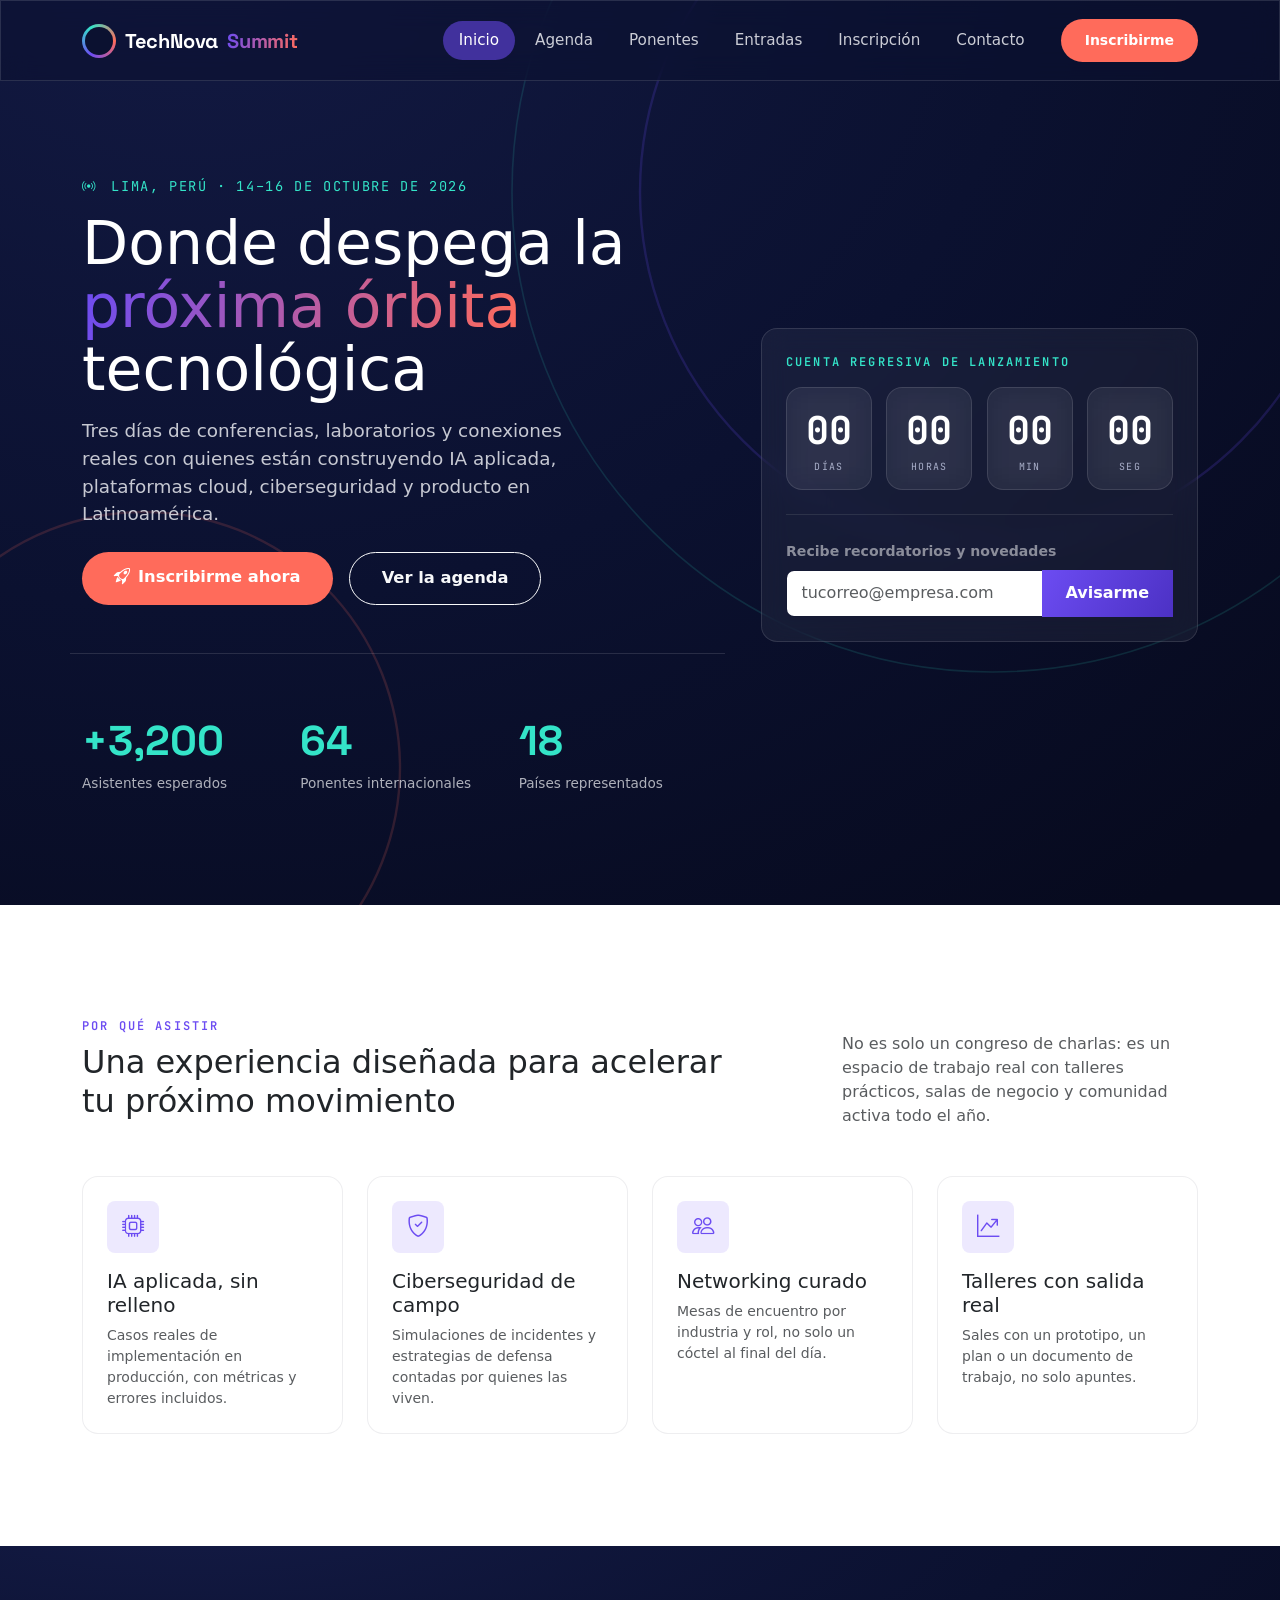
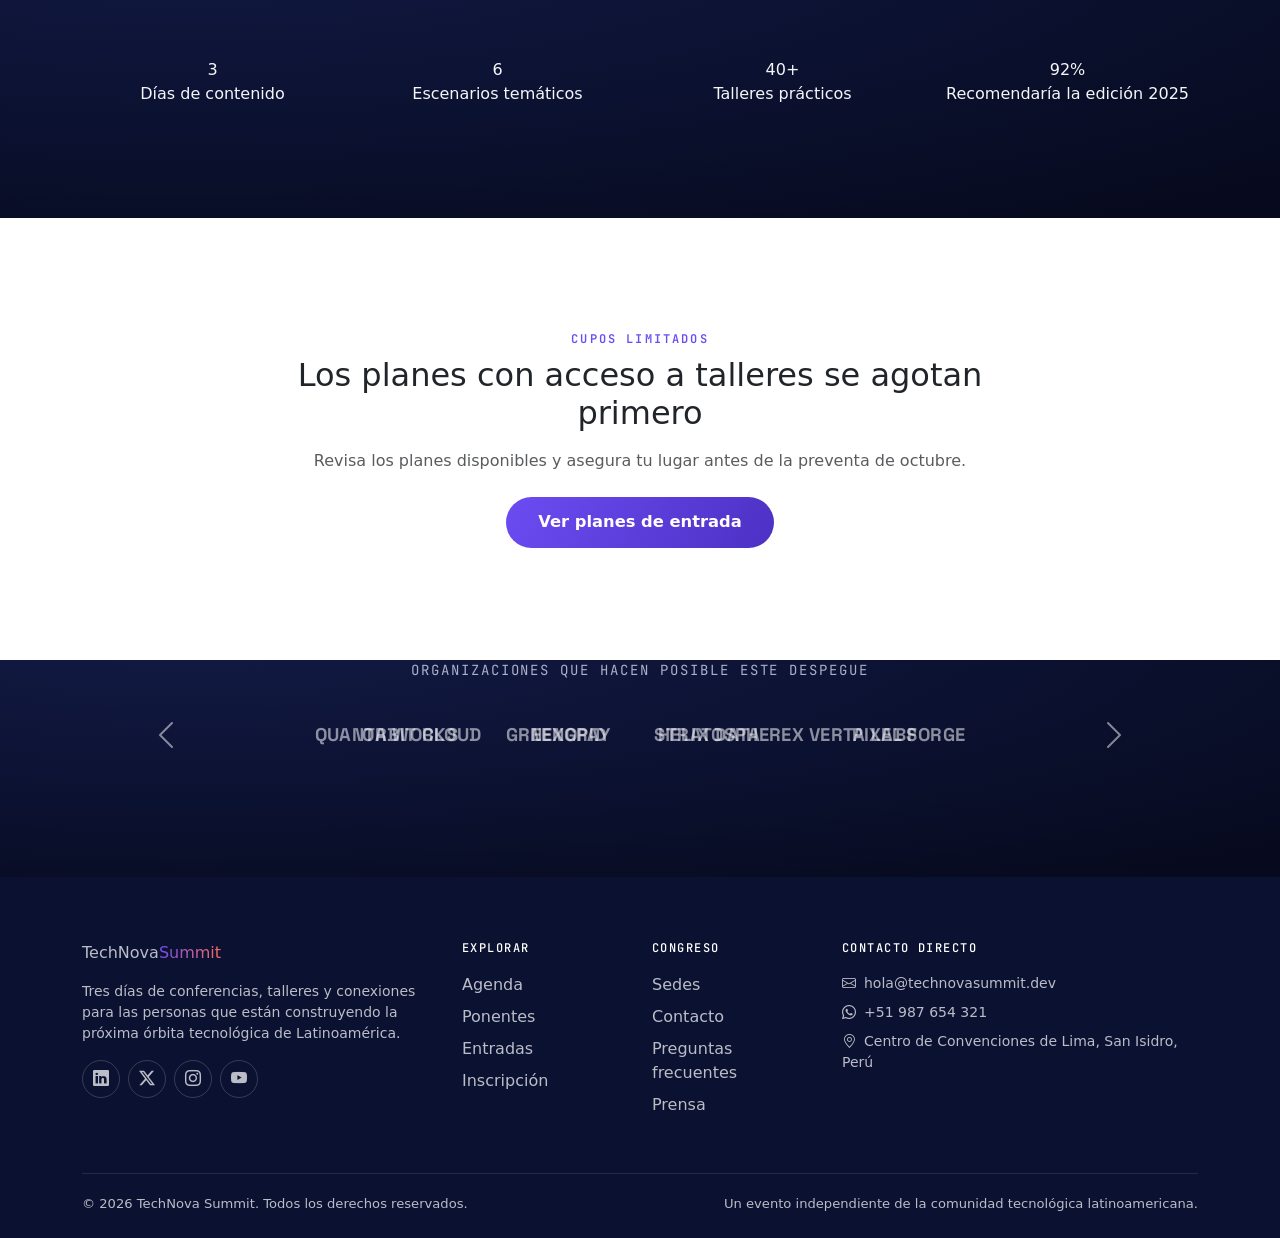
<file: EXFINAL_CSS/Ejercicio1/index.html>
<!doctype html>
<html lang="es">
<head>
<meta charset="utf-8">
<meta name="viewport" content="width=device-width, initial-scale=1">
<title>Inicio · TechNova Summit 2026</title>
<meta name="description" content="Congreso internacional de innovación y tecnología en Lima, Perú. 14 al 16 de octubre de 2026.">
<link rel="icon" href="data:image/svg+xml,%3Csvg xmlns='http://www.w3.org/2000/svg' viewBox='0 0 32 32'%3E%3Ccircle cx='16' cy='16' r='15' fill='%230B1130'/%3E%3Ccircle cx='16' cy='16' r='7' fill='%236C4CF2'/%3E%3Ccircle cx='16' cy='16' r='11' fill='none' stroke='%2334E4C8' stroke-width='1.4' stroke-dasharray='3 3'/%3E%3C/svg%3E">
<link rel="preconnect" href="https://fonts.googleapis.com">
<link rel="preconnect" href="https://fonts.gstatic.com" crossorigin>
<link href="https://fonts.googleapis.com/css2?family=Space+Grotesk:wght@500;600;700&family=Inter:wght@400;500;600;700&family=JetBrains+Mono:wght@500;600;700&display=swap" rel="stylesheet">
<link rel="stylesheet" href="https://cdn.jsdelivr.net/npm/bootstrap@5.3.3/dist/css/bootstrap.min.css">
<link rel="stylesheet" href="https://cdn.jsdelivr.net/npm/bootstrap-icons@1.11.3/font/bootstrap-icons.css">
<link rel="stylesheet" href="css/main.css">
</head>
<body>
<a class="skip-link" href="#main">Saltar al contenido</a>
<nav class="navbar navbar-expand-lg fixed-top nova-navbar" aria-label="Navegación principal">
  <div class="container">
    <a class="navbar-brand" href="index.html">
      <span class="brand-mark" aria-hidden="true"></span>
      TechNova<span class="text-gradient-nova"> Summit</span>
    </a>
    <button class="navbar-toggler border-0 text-white" type="button" data-bs-toggle="offcanvas" data-bs-target="#navOffcanvas" aria-controls="navOffcanvas" aria-label="Abrir menú de navegación">
      <i class="bi bi-list fs-2 text-white"></i>
    </button>
    <div class="collapse navbar-collapse d-none d-lg-flex">
      <ul class="navbar-nav ms-auto align-items-lg-center gap-lg-1">
        <li class="nav-item"><a class="nav-link active" href="index.html" aria-current="page">Inicio</a></li>
          <li class="nav-item"><a class="nav-link" href="agenda.html">Agenda</a></li>
          <li class="nav-item"><a class="nav-link" href="ponentes.html">Ponentes</a></li>
          <li class="nav-item"><a class="nav-link" href="entradas.html">Entradas</a></li>
          <li class="nav-item"><a class="nav-link" href="inscripcion.html">Inscripción</a></li>
          <li class="nav-item"><a class="nav-link" href="contacto.html">Contacto</a></li>
        <li class="nav-item ms-lg-3">
          <a class="btn btn-secondary btn-sm" href="inscripcion.html">Inscribirme</a>
        </li>
      </ul>
    </div>
  </div>
</nav>

<div class="offcanvas offcanvas-end nova-offcanvas" tabindex="-1" id="navOffcanvas" aria-labelledby="navOffcanvasLabel">
  <div class="offcanvas-header">
    <h5 class="offcanvas-title" id="navOffcanvasLabel">TechNova Summit</h5>
    <button type="button" class="btn-close btn-close-white" data-bs-dismiss="offcanvas" aria-label="Cerrar"></button>
  </div>
  <div class="offcanvas-body d-flex flex-column">
    <a class="nav-link active d-block" href="index.html" aria-current="page">Inicio</a>
        <a class="nav-link d-block" href="agenda.html">Agenda</a>
        <a class="nav-link d-block" href="ponentes.html">Ponentes</a>
        <a class="nav-link d-block" href="entradas.html">Entradas</a>
        <a class="nav-link d-block" href="inscripcion.html">Inscripción</a>
        <a class="nav-link d-block" href="contacto.html">Contacto</a>
    <a class="btn btn-secondary mt-4" href="inscripcion.html">Inscribirme ahora</a>
  </div>
</div>

<main id="main">

<!-- HERO -->
<section class="hero bg-space">
  <svg class="hero-rings" viewBox="0 0 800 600" preserveAspectRatio="xMidYMid slice" aria-hidden="true">
    <circle cx="620" cy="120" r="220" fill="none" stroke="#6C4CF2" stroke-opacity=".35" stroke-width="1.5"/>
    <circle cx="620" cy="120" r="300" fill="none" stroke="#34E4C8" stroke-opacity=".25" stroke-width="1"/>
    <circle cx="90" cy="480" r="160" fill="none" stroke="#FF6B5B" stroke-opacity=".3" stroke-width="1.5"/>
  </svg>
  <div class="container hero-content">
    <div class="row align-items-center g-5">
      <div class="col-lg-7">
        <p class="hero-meta mb-3 reveal is-visible"><i class="bi bi-broadcast me-1"></i> Lima, Perú · 14–16 de octubre de 2026</p>
        <h1 class="text-white mb-3 reveal is-visible">Donde despega la <span class="text-gradient-nova">próxima órbita</span> tecnológica</h1>
        <p class="hero-lede mb-4 reveal is-visible reveal-delay-1">Tres días de conferencias, laboratorios y conexiones reales con quienes están construyendo IA aplicada, plataformas cloud, ciberseguridad y producto en Latinoamérica.</p>
        <div class="d-flex flex-wrap gap-3 mb-3 reveal is-visible reveal-delay-2">
          <a href="inscripcion.html" class="btn btn-secondary btn-lg"><i class="bi bi-rocket-takeoff me-2"></i>Inscribirme ahora</a>
          <a href="agenda.html" class="btn btn-outline-light btn-lg">Ver la agenda</a>
        </div>

        <div class="hero-stats row g-4">
          <div class="col-4">
            <div class="stat-number">+3,200</div>
            <div class="stat-label">Asistentes esperados</div>
          </div>
          <div class="col-4">
            <div class="stat-number">64</div>
            <div class="stat-label">Ponentes internacionales</div>
          </div>
          <div class="col-4">
            <div class="stat-number">18</div>
            <div class="stat-label">Países representados</div>
          </div>
        </div>
      </div>

      <div class="col-lg-5">
        <div class="glass-countdown p-4 p-lg-4 rounded-4 reveal is-visible reveal-delay-1" style="background:rgba(255,255,255,.05); backdrop-filter:blur(14px); border:1px solid rgba(255,255,255,.12);">
          <p class="eyebrow text-cyan mb-3" style="color:#34E4C8;">Cuenta regresiva de lanzamiento</p>
          <div class="telemetry" data-countdown="2026-10-14T09:00:00-05:00">
            <div class="telemetry-cell"><div class="telemetry-value" data-cd-days>00</div><div class="telemetry-label">Días</div></div>
            <div class="telemetry-cell"><div class="telemetry-value" data-cd-hours>00</div><div class="telemetry-label">Horas</div></div>
            <div class="telemetry-cell"><div class="telemetry-value" data-cd-minutes>00</div><div class="telemetry-label">Min</div></div>
            <div class="telemetry-cell"><div class="telemetry-value" data-cd-seconds>00</div><div class="telemetry-label">Seg</div></div>
          </div>
          <hr class="border-secondary opacity-25 my-4">
          <form id="newsletterForm" class="needs-validation" novalidate>
            <label for="newsletterEmail" class="form-label text-white-50">Recibe recordatorios y novedades</label>
            <div class="input-group">
              <input type="email" class="form-control" id="newsletterEmail" placeholder="tucorreo@empresa.com" required>
              <button class="btn btn-primary" type="submit">Avisarme</button>
              <div class="invalid-feedback">Ingresa un correo válido para continuar.</div>
            </div>
          </form>
          <div id="newsletterAlert" class="alert alert-nova mt-3 d-none" role="alert">
            <i class="bi bi-check-circle me-2"></i>Listo. Te escribiremos antes del despegue.
          </div>
        </div>
      </div>
    </div>
  </div>
</section>

<!-- BENEFICIOS -->
<section class="section bg-white">
  <div class="container">
    <div class="row justify-content-between align-items-end mb-5">
      <div class="col-lg-7">
        <p class="eyebrow mb-2">Por qué asistir</p>
        <h2>Una experiencia diseñada para acelerar tu próximo movimiento</h2>
      </div>
      <div class="col-lg-4">
        <p class="text-muted mb-0">No es solo un congreso de charlas: es un espacio de trabajo real con talleres prácticos, salas de negocio y comunidad activa todo el año.</p>
      </div>
    </div>
    <div class="row g-4">
      <div class="col-md-6 col-lg-3">
        <div class="nova-card p-4 reveal">
          <div class="nova-card-icon mb-3"><i class="bi bi-cpu"></i></div>
          <h5>IA aplicada, sin relleno</h5>
          <p class="text-muted small mb-0">Casos reales de implementación en producción, con métricas y errores incluidos.</p>
        </div>
      </div>
      <div class="col-md-6 col-lg-3">
        <div class="nova-card p-4 reveal reveal-delay-1">
          <div class="nova-card-icon mb-3"><i class="bi bi-shield-check"></i></div>
          <h5>Ciberseguridad de campo</h5>
          <p class="text-muted small mb-0">Simulaciones de incidentes y estrategias de defensa contadas por quienes las viven.</p>
        </div>
      </div>
      <div class="col-md-6 col-lg-3">
        <div class="nova-card p-4 reveal reveal-delay-2">
          <div class="nova-card-icon mb-3"><i class="bi bi-people"></i></div>
          <h5>Networking curado</h5>
          <p class="text-muted small mb-0">Mesas de encuentro por industria y rol, no solo un cóctel al final del día.</p>
        </div>
      </div>
      <div class="col-md-6 col-lg-3">
        <div class="nova-card p-4 reveal reveal-delay-3">
          <div class="nova-card-icon mb-3"><i class="bi bi-graph-up-arrow"></i></div>
          <h5>Talleres con salida real</h5>
          <p class="text-muted small mb-0">Sales con un prototipo, un plan o un documento de trabajo, no solo apuntes.</p>
        </div>
      </div>
    </div>
  </div>
</section>

<!-- CIFRAS DESTACADAS -->
<section class="section bg-space">
  <div class="container">
    <div class="row g-4 text-center">
      <div class="col-6 col-lg-3">
        <div class="stat-number">3</div>
        <div class="stat-label">Días de contenido</div>
      </div>
      <div class="col-6 col-lg-3">
        <div class="stat-number">6</div>
        <div class="stat-label">Escenarios temáticos</div>
      </div>
      <div class="col-6 col-lg-3">
        <div class="stat-number">40+</div>
        <div class="stat-label">Talleres prácticos</div>
      </div>
      <div class="col-6 col-lg-3">
        <div class="stat-number">92%</div>
        <div class="stat-label">Recomendaría la edición 2025</div>
      </div>
    </div>
  </div>
</section>

<!-- CTA INTERMEDIO -->
<section class="section bg-white">
  <div class="container">
    <div class="row justify-content-center text-center">
      <div class="col-lg-8">
        <p class="eyebrow mb-2">Cupos limitados</p>
        <h2 class="mb-3">Los planes con acceso a talleres se agotan primero</h2>
        <p class="text-muted mb-4">Revisa los planes disponibles y asegura tu lugar antes de la preventa de octubre.</p>
        <a href="entradas.html" class="btn btn-primary btn-lg">Ver planes de entrada</a>
      </div>
    </div>
  </div>
</section>

<!-- PATROCINADORES -->
<section class="section bg-space pt-0">
  <div class="container">
    <p class="text-center text-uppercase font-mono small mb-4" style="color:#A9AFC9; letter-spacing:.14em;">Organizaciones que hacen posible este despegue</p>
    <div id="sponsorCarousel" class="carousel slide sponsor-strip" data-bs-ride="carousel">
      <div class="carousel-inner">
        <div class="carousel-item active">
          <span class="sponsor-badge">ORBIT&nbsp;CLOUD</span>
          <span class="sponsor-badge">NEXOPAY</span>
          <span class="sponsor-badge">HELIX&nbsp;DATA</span>
          <span class="sponsor-badge">VERTA&nbsp;LABS</span>
        </div>
        <div class="carousel-item">
          <span class="sponsor-badge">QUANTA&nbsp;WORKS</span>
          <span class="sponsor-badge">GREENGRID</span>
          <span class="sponsor-badge">STRATOSPHEREX</span>
          <span class="sponsor-badge">PIXEL&nbsp;FORGE</span>
        </div>
      </div>
      <button class="carousel-control-prev" type="button" data-bs-target="#sponsorCarousel" data-bs-slide="prev">
        <span class="carousel-control-prev-icon" aria-hidden="true"></span>
        <span class="visually-hidden">Anterior</span>
      </button>
      <button class="carousel-control-next" type="button" data-bs-target="#sponsorCarousel" data-bs-slide="next">
        <span class="carousel-control-next-icon" aria-hidden="true"></span>
        <span class="visually-hidden">Siguiente</span>
      </button>
    </div>
  </div>
</section>
<footer class="nova-footer">
  <div class="container">
    <div class="row g-4">
      <div class="col-12 col-md-4">
        <a href="index.html" class="navbar-brand mb-3 d-inline-flex">
          <span class="brand-mark" aria-hidden="true"></span>
          TechNova<span class="text-gradient-nova"> Summit</span>
        </a>
        <p class="small">Tres días de conferencias, talleres y conexiones para las personas que están construyendo la próxima órbita tecnológica de Latinoamérica.</p>
        <div class="d-flex gap-2 mt-3">
          <a href="#" class="social-btn" aria-label="LinkedIn de TechNova Summit"><i class="bi bi-linkedin"></i></a>
          <a href="#" class="social-btn" aria-label="X (Twitter) de TechNova Summit"><i class="bi bi-twitter-x"></i></a>
          <a href="#" class="social-btn" aria-label="Instagram de TechNova Summit"><i class="bi bi-instagram"></i></a>
          <a href="#" class="social-btn" aria-label="Canal de YouTube de TechNova Summit"><i class="bi bi-youtube"></i></a>
        </div>
      </div>
      <div class="col-6 col-md-2">
        <h6>Explorar</h6>
        <ul class="list-unstyled d-grid gap-2">
          <li><a href="agenda.html">Agenda</a></li>
          <li><a href="ponentes.html">Ponentes</a></li>
          <li><a href="entradas.html">Entradas</a></li>
          <li><a href="inscripcion.html">Inscripción</a></li>
        </ul>
      </div>
      <div class="col-6 col-md-2">
        <h6>Congreso</h6>
        <ul class="list-unstyled d-grid gap-2">
          <li><a href="contacto.html">Sedes</a></li>
          <li><a href="contacto.html">Contacto</a></li>
          <li><a href="entradas.html#faq">Preguntas frecuentes</a></li>
          <li><a href="#">Prensa</a></li>
        </ul>
      </div>
      <div class="col-12 col-md-4">
        <h6>Contacto directo</h6>
        <ul class="list-unstyled d-grid gap-2 small">
          <li><i class="bi bi-envelope me-2"></i>hola@technovasummit.dev</li>
          <li><i class="bi bi-whatsapp me-2"></i>+51 987 654 321</li>
          <li><i class="bi bi-geo-alt me-2"></i>Centro de Convenciones de Lima, San Isidro, Perú</li>
        </ul>
      </div>
    </div>
    <div class="footer-bottom d-flex flex-column flex-md-row justify-content-between gap-2">
      <span>&copy; 2026 TechNova Summit. Todos los derechos reservados.</span>
      <span>Un evento independiente de la comunidad tecnológica latinoamericana.</span>
    </div>
  </div>
</footer>
<script src="https://cdn.jsdelivr.net/npm/bootstrap@5.3.3/dist/js/bootstrap.bundle.min.js"></script>
<script src="js/main.js"></script>

</body>
</html>
</file>
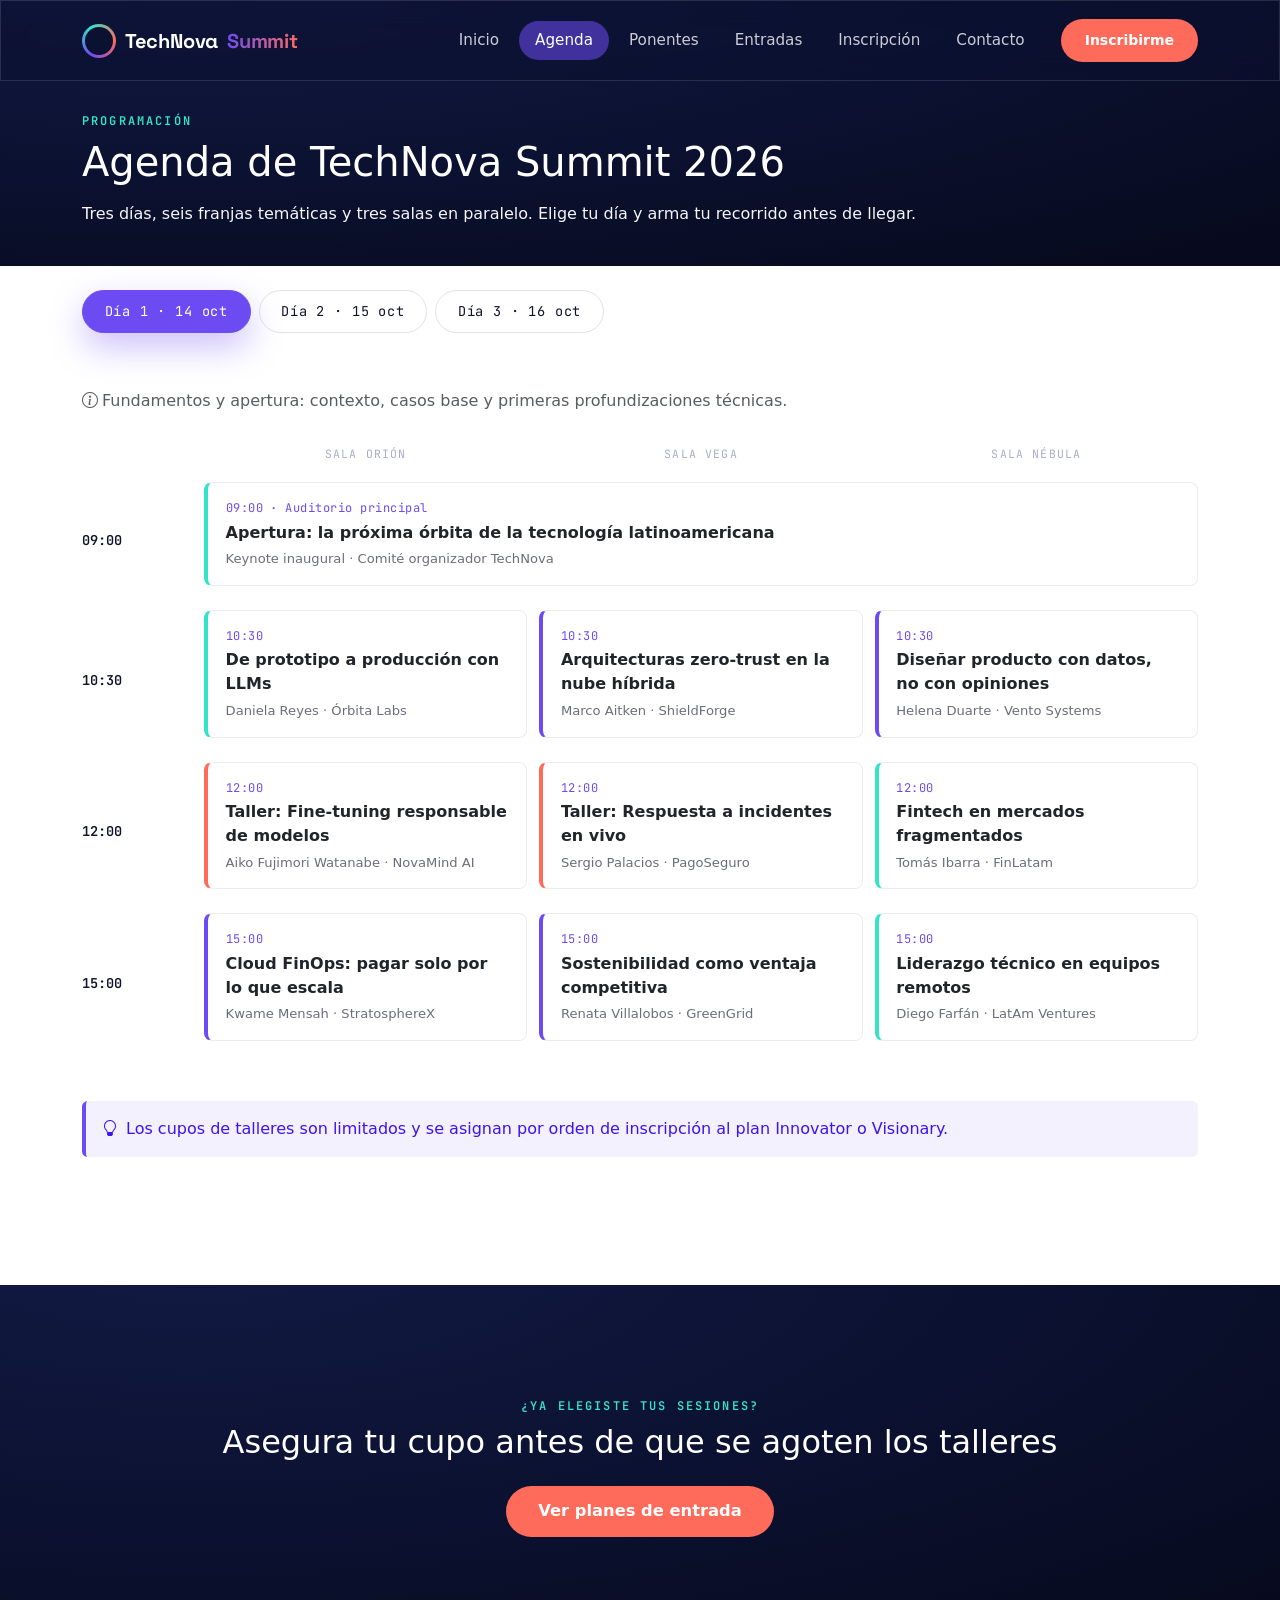
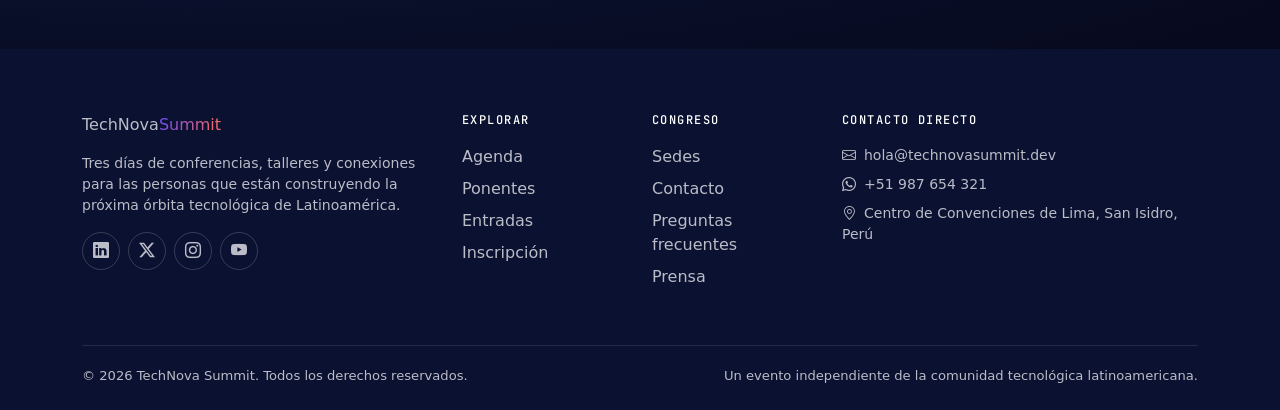
<file: EXFINAL_CSS/Ejercicio1/agenda.html>
<!doctype html>
<html lang="es">
<head>
<meta charset="utf-8">
<meta name="viewport" content="width=device-width, initial-scale=1">
<title>Agenda · TechNova Summit 2026</title>
<meta name="description" content="Programación completa de TechNova Summit 2026 por día, sala y franja horaria.">
<link rel="icon" href="data:image/svg+xml,%3Csvg xmlns='http://www.w3.org/2000/svg' viewBox='0 0 32 32'%3E%3Ccircle cx='16' cy='16' r='15' fill='%230B1130'/%3E%3Ccircle cx='16' cy='16' r='7' fill='%236C4CF2'/%3E%3Ccircle cx='16' cy='16' r='11' fill='none' stroke='%2334E4C8' stroke-width='1.4' stroke-dasharray='3 3'/%3E%3C/svg%3E">
<link rel="preconnect" href="https://fonts.googleapis.com">
<link rel="preconnect" href="https://fonts.gstatic.com" crossorigin>
<link href="https://fonts.googleapis.com/css2?family=Space+Grotesk:wght@500;600;700&family=Inter:wght@400;500;600;700&family=JetBrains+Mono:wght@500;600;700&display=swap" rel="stylesheet">
<link rel="stylesheet" href="https://cdn.jsdelivr.net/npm/bootstrap@5.3.3/dist/css/bootstrap.min.css">
<link rel="stylesheet" href="https://cdn.jsdelivr.net/npm/bootstrap-icons@1.11.3/font/bootstrap-icons.css">
<link rel="stylesheet" href="css/main.css">
</head>
<body>
<a class="skip-link" href="#main">Saltar al contenido</a>
<nav class="navbar navbar-expand-lg fixed-top nova-navbar" aria-label="Navegación principal">
  <div class="container">
    <a class="navbar-brand" href="index.html">
      <span class="brand-mark" aria-hidden="true"></span>
      TechNova<span class="text-gradient-nova"> Summit</span>
    </a>
    <button class="navbar-toggler border-0 text-white" type="button" data-bs-toggle="offcanvas" data-bs-target="#navOffcanvas" aria-controls="navOffcanvas" aria-label="Abrir menú de navegación">
      <i class="bi bi-list fs-2 text-white"></i>
    </button>
    <div class="collapse navbar-collapse d-none d-lg-flex">
      <ul class="navbar-nav ms-auto align-items-lg-center gap-lg-1">
        <li class="nav-item"><a class="nav-link" href="index.html">Inicio</a></li>
          <li class="nav-item"><a class="nav-link active" href="agenda.html" aria-current="page">Agenda</a></li>
          <li class="nav-item"><a class="nav-link" href="ponentes.html">Ponentes</a></li>
          <li class="nav-item"><a class="nav-link" href="entradas.html">Entradas</a></li>
          <li class="nav-item"><a class="nav-link" href="inscripcion.html">Inscripción</a></li>
          <li class="nav-item"><a class="nav-link" href="contacto.html">Contacto</a></li>
        <li class="nav-item ms-lg-3">
          <a class="btn btn-secondary btn-sm" href="inscripcion.html">Inscribirme</a>
        </li>
      </ul>
    </div>
  </div>
</nav>

<div class="offcanvas offcanvas-end nova-offcanvas" tabindex="-1" id="navOffcanvas" aria-labelledby="navOffcanvasLabel">
  <div class="offcanvas-header">
    <h5 class="offcanvas-title" id="navOffcanvasLabel">TechNova Summit</h5>
    <button type="button" class="btn-close btn-close-white" data-bs-dismiss="offcanvas" aria-label="Cerrar"></button>
  </div>
  <div class="offcanvas-body d-flex flex-column">
    <a class="nav-link d-block" href="index.html">Inicio</a>
        <a class="nav-link active d-block" href="agenda.html" aria-current="page">Agenda</a>
        <a class="nav-link d-block" href="ponentes.html">Ponentes</a>
        <a class="nav-link d-block" href="entradas.html">Entradas</a>
        <a class="nav-link d-block" href="inscripcion.html">Inscripción</a>
        <a class="nav-link d-block" href="contacto.html">Contacto</a>
    <a class="btn btn-secondary mt-4" href="inscripcion.html">Inscribirme ahora</a>
  </div>
</div>

<main id="main">

<section class="section bg-space pb-4">
  <div class="container">
    <p class="eyebrow mb-2" style="color:#34E4C8;">Programación</p>
    <h1 class="text-white mb-3">Agenda de TechNova Summit 2026</h1>
    <p class="hero-lede">Tres días, seis franjas temáticas y tres salas en paralelo. Elige tu día y arma tu recorrido antes de llegar.</p>
  </div>
</section>

<section class="section bg-white pt-4">
  <div class="container">
    <ul class="nav agenda-pills mb-5" id="agendaTabs" role="tablist">
      <li class="nav-item" role="presentation">
        <button class="nav-link active" id="day1-tab" data-bs-toggle="pill" data-bs-target="#day1" type="button" role="tab" aria-controls="day1" aria-selected="true">Día 1 · 14 oct</button>
      </li>
      <li class="nav-item" role="presentation">
        <button class="nav-link" id="day2-tab" data-bs-toggle="pill" data-bs-target="#day2" type="button" role="tab" aria-controls="day2" aria-selected="false">Día 2 · 15 oct</button>
      </li>
      <li class="nav-item" role="presentation">
        <button class="nav-link" id="day3-tab" data-bs-toggle="pill" data-bs-target="#day3" type="button" role="tab" aria-controls="day3" aria-selected="false">Día 3 · 16 oct</button>
      </li>
    </ul>

    <div class="tab-content" id="agendaTabsContent">
      <div class="tab-pane fade show active" id="day1" role="tabpanel" aria-labelledby="day1-tab">
        <p class="text-muted mb-4"><i class="bi bi-info-circle me-1"></i>Fundamentos y apertura: contexto, casos base y primeras profundizaciones técnicas.</p>
        <div class="agenda-track">
      <div class="agenda-track-head"></div>
      <div class="agenda-track-head">Sala Orión</div>
      <div class="agenda-track-head">Sala Vega</div>
      <div class="agenda-track-head">Sala Nébula</div>
      <div class="agenda-time">09:00</div>
      <div class="session-card track-keynote" style="grid-column: span 3;">
        <div class="session-time">09:00 · Auditorio principal</div>
        <div class="session-title">Apertura: la próxima órbita de la tecnología latinoamericana</div>
        <div class="session-meta">Keynote inaugural · Comité organizador TechNova</div>
      </div>
      <div class="agenda-time">10:30</div>
      <div class="session-card track-keynote">
        <div class="session-time">10:30</div>
        <div class="session-title">De prototipo a producción con LLMs</div>
        <div class="session-meta">Daniela Reyes · Órbita Labs</div>
      </div>

      <div class="session-card track-seguridad">
        <div class="session-time">10:30</div>
        <div class="session-title">Arquitecturas zero-trust en la nube híbrida</div>
        <div class="session-meta">Marco Aitken · ShieldForge</div>
      </div>

      <div class="session-card track-producto">
        <div class="session-time">10:30</div>
        <div class="session-title">Diseñar producto con datos, no con opiniones</div>
        <div class="session-meta">Helena Duarte · Vento Systems</div>
      </div>
      <div class="agenda-time">12:00</div>
      <div class="session-card track-workshop">
        <div class="session-time">12:00</div>
        <div class="session-title">Taller: Fine-tuning responsable de modelos</div>
        <div class="session-meta">Aiko Fujimori Watanabe · NovaMind AI</div>
      </div>

      <div class="session-card track-workshop">
        <div class="session-time">12:00</div>
        <div class="session-title">Taller: Respuesta a incidentes en vivo</div>
        <div class="session-meta">Sergio Palacios · PagoSeguro</div>
      </div>

      <div class="session-card track-keynote">
        <div class="session-time">12:00</div>
        <div class="session-title">Fintech en mercados fragmentados</div>
        <div class="session-meta">Tomás Ibarra · FinLatam</div>
      </div>
      <div class="agenda-time">15:00</div>
      <div class="session-card track-seguridad">
        <div class="session-time">15:00</div>
        <div class="session-title">Cloud FinOps: pagar solo por lo que escala</div>
        <div class="session-meta">Kwame Mensah · StratosphereX</div>
      </div>

      <div class="session-card track-producto">
        <div class="session-time">15:00</div>
        <div class="session-title">Sostenibilidad como ventaja competitiva</div>
        <div class="session-meta">Renata Villalobos · GreenGrid</div>
      </div>

      <div class="session-card track-keynote">
        <div class="session-time">15:00</div>
        <div class="session-title">Liderazgo técnico en equipos remotos</div>
        <div class="session-meta">Diego Farfán · LatAm Ventures</div>
      </div>
    </div>
        <div class="agenda-stack">
        <div class="session-card track-keynote">
          <div class="session-time">09:00 · Auditorio principal</div>
          <div class="session-title">Apertura: la próxima órbita de la tecnología latinoamericana</div>
          <div class="session-meta">Keynote inaugural · Comité organizador TechNova</div>
        </div>
        <div class="session-card track-keynote">
          <div class="session-time">10:30 · Sala Orión</div>
          <div class="session-title">De prototipo a producción con LLMs</div>
          <div class="session-meta">Daniela Reyes · Órbita Labs</div>
        </div>
        <div class="session-card track-seguridad">
          <div class="session-time">10:30 · Sala Vega</div>
          <div class="session-title">Arquitecturas zero-trust en la nube híbrida</div>
          <div class="session-meta">Marco Aitken · ShieldForge</div>
        </div>
        <div class="session-card track-producto">
          <div class="session-time">10:30 · Sala Nébula</div>
          <div class="session-title">Diseñar producto con datos, no con opiniones</div>
          <div class="session-meta">Helena Duarte · Vento Systems</div>
        </div>
        <div class="session-card track-workshop">
          <div class="session-time">12:00 · Sala Orión</div>
          <div class="session-title">Taller: Fine-tuning responsable de modelos</div>
          <div class="session-meta">Aiko Fujimori Watanabe · NovaMind AI</div>
        </div>
        <div class="session-card track-workshop">
          <div class="session-time">12:00 · Sala Vega</div>
          <div class="session-title">Taller: Respuesta a incidentes en vivo</div>
          <div class="session-meta">Sergio Palacios · PagoSeguro</div>
        </div>
        <div class="session-card track-keynote">
          <div class="session-time">12:00 · Sala Nébula</div>
          <div class="session-title">Fintech en mercados fragmentados</div>
          <div class="session-meta">Tomás Ibarra · FinLatam</div>
        </div>
        <div class="session-card track-seguridad">
          <div class="session-time">15:00 · Sala Orión</div>
          <div class="session-title">Cloud FinOps: pagar solo por lo que escala</div>
          <div class="session-meta">Kwame Mensah · StratosphereX</div>
        </div>
        <div class="session-card track-producto">
          <div class="session-time">15:00 · Sala Vega</div>
          <div class="session-title">Sostenibilidad como ventaja competitiva</div>
          <div class="session-meta">Renata Villalobos · GreenGrid</div>
        </div>
        <div class="session-card track-keynote">
          <div class="session-time">15:00 · Sala Nébula</div>
          <div class="session-title">Liderazgo técnico en equipos remotos</div>
          <div class="session-meta">Diego Farfán · LatAm Ventures</div>
        </div>
      </div>
      </div>
      <div class="tab-pane fade" id="day2" role="tabpanel" aria-labelledby="day2-tab">
        <p class="text-muted mb-4"><i class="bi bi-info-circle me-1"></i>Profundización técnica: talleres intensivos y casos de arquitectura en producción.</p>
        <div class="agenda-track">
      <div class="agenda-track-head"></div>
      <div class="agenda-track-head">Sala Orión</div>
      <div class="agenda-track-head">Sala Vega</div>
      <div class="agenda-track-head">Sala Nébula</div>
      <div class="agenda-time">09:00</div>
      <div class="session-card track-keynote" style="grid-column: span 3;">
        <div class="session-time">09:00 · Auditorio principal</div>
        <div class="session-title">IA de frontera: qué cambia de verdad en 2026</div>
        <div class="session-meta">Keynote · Aiko Fujimori Watanabe, NovaMind AI</div>
      </div>
      <div class="agenda-time">10:30</div>
      <div class="session-card track-keynote">
        <div class="session-time">10:30</div>
        <div class="session-title">Observabilidad para sistemas de IA</div>
        <div class="session-meta">Daniela Reyes · Órbita Labs</div>
      </div>

      <div class="session-card track-workshop">
        <div class="session-time">10:30</div>
        <div class="session-title">Taller: Modelado de amenazas paso a paso</div>
        <div class="session-meta">Marco Aitken · ShieldForge</div>
      </div>

      <div class="session-card track-producto">
        <div class="session-time">10:30</div>
        <div class="session-title">Growth con producto: casos de LatAm</div>
        <div class="session-meta">Diego Farfán · LatAm Ventures</div>
      </div>
      <div class="agenda-time">12:00</div>
      <div class="session-card track-workshop">
        <div class="session-time">12:00</div>
        <div class="session-title">Taller: Migración a arquitecturas multi-nube</div>
        <div class="session-meta">Kwame Mensah · StratosphereX</div>
      </div>

      <div class="session-card track-seguridad">
        <div class="session-time">12:00</div>
        <div class="session-title">Fraude y pagos: el nuevo tablero</div>
        <div class="session-meta">Sergio Palacios · PagoSeguro</div>
      </div>

      <div class="session-card track-keynote">
        <div class="session-time">12:00</div>
        <div class="session-title">Diseño de APIs que dan ganas de usar</div>
        <div class="session-meta">Helena Duarte · Vento Systems</div>
      </div>
      <div class="agenda-time">15:00</div>
      <div class="session-card track-keynote">
        <div class="session-time">15:00</div>
        <div class="session-title">Fintech embebida para pymes</div>
        <div class="session-meta">Tomás Ibarra · FinLatam</div>
      </div>

      <div class="session-card track-producto">
        <div class="session-time">15:00</div>
        <div class="session-title">Medir impacto ambiental en infraestructura</div>
        <div class="session-meta">Renata Villalobos · GreenGrid</div>
      </div>

      <div class="session-card track-workshop">
        <div class="session-time">15:00</div>
        <div class="session-title">Taller: Dashboards de seguridad en tiempo real</div>
        <div class="session-meta">Marco Aitken · ShieldForge</div>
      </div>
    </div>
        <div class="agenda-stack">
        <div class="session-card track-keynote">
          <div class="session-time">09:00 · Auditorio principal</div>
          <div class="session-title">IA de frontera: qué cambia de verdad en 2026</div>
          <div class="session-meta">Keynote · Aiko Fujimori Watanabe, NovaMind AI</div>
        </div>
        <div class="session-card track-keynote">
          <div class="session-time">10:30 · Sala Orión</div>
          <div class="session-title">Observabilidad para sistemas de IA</div>
          <div class="session-meta">Daniela Reyes · Órbita Labs</div>
        </div>
        <div class="session-card track-workshop">
          <div class="session-time">10:30 · Sala Vega</div>
          <div class="session-title">Taller: Modelado de amenazas paso a paso</div>
          <div class="session-meta">Marco Aitken · ShieldForge</div>
        </div>
        <div class="session-card track-producto">
          <div class="session-time">10:30 · Sala Nébula</div>
          <div class="session-title">Growth con producto: casos de LatAm</div>
          <div class="session-meta">Diego Farfán · LatAm Ventures</div>
        </div>
        <div class="session-card track-workshop">
          <div class="session-time">12:00 · Sala Orión</div>
          <div class="session-title">Taller: Migración a arquitecturas multi-nube</div>
          <div class="session-meta">Kwame Mensah · StratosphereX</div>
        </div>
        <div class="session-card track-seguridad">
          <div class="session-time">12:00 · Sala Vega</div>
          <div class="session-title">Fraude y pagos: el nuevo tablero</div>
          <div class="session-meta">Sergio Palacios · PagoSeguro</div>
        </div>
        <div class="session-card track-keynote">
          <div class="session-time">12:00 · Sala Nébula</div>
          <div class="session-title">Diseño de APIs que dan ganas de usar</div>
          <div class="session-meta">Helena Duarte · Vento Systems</div>
        </div>
        <div class="session-card track-keynote">
          <div class="session-time">15:00 · Sala Orión</div>
          <div class="session-title">Fintech embebida para pymes</div>
          <div class="session-meta">Tomás Ibarra · FinLatam</div>
        </div>
        <div class="session-card track-producto">
          <div class="session-time">15:00 · Sala Vega</div>
          <div class="session-title">Medir impacto ambiental en infraestructura</div>
          <div class="session-meta">Renata Villalobos · GreenGrid</div>
        </div>
        <div class="session-card track-workshop">
          <div class="session-time">15:00 · Sala Nébula</div>
          <div class="session-title">Taller: Dashboards de seguridad en tiempo real</div>
          <div class="session-meta">Marco Aitken · ShieldForge</div>
        </div>
      </div>
      </div>
      <div class="tab-pane fade" id="day3" role="tabpanel" aria-labelledby="day3-tab">
        <p class="text-muted mb-4"><i class="bi bi-info-circle me-1"></i>Innovación y cierre: lo que viene, financiamiento y panel final.</p>
        <div class="agenda-track">
      <div class="agenda-track-head"></div>
      <div class="agenda-track-head">Sala Orión</div>
      <div class="agenda-track-head">Sala Vega</div>
      <div class="agenda-track-head">Sala Nébula</div>
      <div class="agenda-time">09:30</div>
      <div class="session-card track-keynote" style="grid-column: span 3;">
        <div class="session-time">09:30 · Auditorio principal</div>
        <div class="session-title">Cierre: lo que construiremos en los próximos 12 meses</div>
        <div class="session-meta">Panel de cierre · Ponentes destacados</div>
      </div>
      <div class="agenda-time">10:30</div>
      <div class="session-card track-keynote">
        <div class="session-time">10:30</div>
        <div class="session-title">Copilotos internos: adopción real en equipos</div>
        <div class="session-meta">Daniela Reyes · Órbita Labs</div>
      </div>

      <div class="session-card track-workshop">
        <div class="session-time">10:30</div>
        <div class="session-title">Taller: Hardening de contenedores</div>
        <div class="session-meta">Sergio Palacios · PagoSeguro</div>
      </div>

      <div class="session-card track-producto">
        <div class="session-time">10:30</div>
        <div class="session-title">Del MVP al roadmap de dos años</div>
        <div class="session-meta">Helena Duarte · Vento Systems</div>
      </div>
      <div class="agenda-time">12:00</div>
      <div class="session-card track-workshop">
        <div class="session-time">12:00</div>
        <div class="session-title">Taller: Orquestación de agentes de IA</div>
        <div class="session-meta">Aiko Fujimori Watanabe · NovaMind AI</div>
      </div>

      <div class="session-card track-seguridad">
        <div class="session-time">12:00</div>
        <div class="session-title">Resiliencia cloud ante fallos regionales</div>
        <div class="session-meta">Kwame Mensah · StratosphereX</div>
      </div>

      <div class="session-card track-keynote">
        <div class="session-time">12:00</div>
        <div class="session-title">Financiamiento para startups deep tech</div>
        <div class="session-meta">Tomás Ibarra · FinLatam</div>
      </div>
    </div>
        <div class="agenda-stack">
        <div class="session-card track-keynote">
          <div class="session-time">09:30 · Auditorio principal</div>
          <div class="session-title">Cierre: lo que construiremos en los próximos 12 meses</div>
          <div class="session-meta">Panel de cierre · Ponentes destacados</div>
        </div>
        <div class="session-card track-keynote">
          <div class="session-time">10:30 · Sala Orión</div>
          <div class="session-title">Copilotos internos: adopción real en equipos</div>
          <div class="session-meta">Daniela Reyes · Órbita Labs</div>
        </div>
        <div class="session-card track-workshop">
          <div class="session-time">10:30 · Sala Vega</div>
          <div class="session-title">Taller: Hardening de contenedores</div>
          <div class="session-meta">Sergio Palacios · PagoSeguro</div>
        </div>
        <div class="session-card track-producto">
          <div class="session-time">10:30 · Sala Nébula</div>
          <div class="session-title">Del MVP al roadmap de dos años</div>
          <div class="session-meta">Helena Duarte · Vento Systems</div>
        </div>
        <div class="session-card track-workshop">
          <div class="session-time">12:00 · Sala Orión</div>
          <div class="session-title">Taller: Orquestación de agentes de IA</div>
          <div class="session-meta">Aiko Fujimori Watanabe · NovaMind AI</div>
        </div>
        <div class="session-card track-seguridad">
          <div class="session-time">12:00 · Sala Vega</div>
          <div class="session-title">Resiliencia cloud ante fallos regionales</div>
          <div class="session-meta">Kwame Mensah · StratosphereX</div>
        </div>
        <div class="session-card track-keynote">
          <div class="session-time">12:00 · Sala Nébula</div>
          <div class="session-title">Financiamiento para startups deep tech</div>
          <div class="session-meta">Tomás Ibarra · FinLatam</div>
        </div>
      </div>
      </div>
    </div>

    <div class="alert alert-nova mt-5" role="alert">
      <i class="bi bi-lightbulb me-2"></i>Los cupos de talleres son limitados y se asignan por orden de inscripción al plan Innovator o Visionary.
    </div>
  </div>
</section>

<section class="section bg-space">
  <div class="container text-center">
    <p class="eyebrow mb-2" style="color:#34E4C8;">¿Ya elegiste tus sesiones?</p>
    <h2 class="text-white mb-4">Asegura tu cupo antes de que se agoten los talleres</h2>
    <a href="entradas.html" class="btn btn-secondary btn-lg">Ver planes de entrada</a>
  </div>
</section>
<footer class="nova-footer">
  <div class="container">
    <div class="row g-4">
      <div class="col-12 col-md-4">
        <a href="index.html" class="navbar-brand mb-3 d-inline-flex">
          <span class="brand-mark" aria-hidden="true"></span>
          TechNova<span class="text-gradient-nova"> Summit</span>
        </a>
        <p class="small">Tres días de conferencias, talleres y conexiones para las personas que están construyendo la próxima órbita tecnológica de Latinoamérica.</p>
        <div class="d-flex gap-2 mt-3">
          <a href="#" class="social-btn" aria-label="LinkedIn de TechNova Summit"><i class="bi bi-linkedin"></i></a>
          <a href="#" class="social-btn" aria-label="X (Twitter) de TechNova Summit"><i class="bi bi-twitter-x"></i></a>
          <a href="#" class="social-btn" aria-label="Instagram de TechNova Summit"><i class="bi bi-instagram"></i></a>
          <a href="#" class="social-btn" aria-label="Canal de YouTube de TechNova Summit"><i class="bi bi-youtube"></i></a>
        </div>
      </div>
      <div class="col-6 col-md-2">
        <h6>Explorar</h6>
        <ul class="list-unstyled d-grid gap-2">
          <li><a href="agenda.html">Agenda</a></li>
          <li><a href="ponentes.html">Ponentes</a></li>
          <li><a href="entradas.html">Entradas</a></li>
          <li><a href="inscripcion.html">Inscripción</a></li>
        </ul>
      </div>
      <div class="col-6 col-md-2">
        <h6>Congreso</h6>
        <ul class="list-unstyled d-grid gap-2">
          <li><a href="contacto.html">Sedes</a></li>
          <li><a href="contacto.html">Contacto</a></li>
          <li><a href="entradas.html#faq">Preguntas frecuentes</a></li>
          <li><a href="#">Prensa</a></li>
        </ul>
      </div>
      <div class="col-12 col-md-4">
        <h6>Contacto directo</h6>
        <ul class="list-unstyled d-grid gap-2 small">
          <li><i class="bi bi-envelope me-2"></i>hola@technovasummit.dev</li>
          <li><i class="bi bi-whatsapp me-2"></i>+51 987 654 321</li>
          <li><i class="bi bi-geo-alt me-2"></i>Centro de Convenciones de Lima, San Isidro, Perú</li>
        </ul>
      </div>
    </div>
    <div class="footer-bottom d-flex flex-column flex-md-row justify-content-between gap-2">
      <span>&copy; 2026 TechNova Summit. Todos los derechos reservados.</span>
      <span>Un evento independiente de la comunidad tecnológica latinoamericana.</span>
    </div>
  </div>
</footer>
<script src="https://cdn.jsdelivr.net/npm/bootstrap@5.3.3/dist/js/bootstrap.bundle.min.js"></script>
<script src="js/main.js"></script>

</body>
</html>
</file>
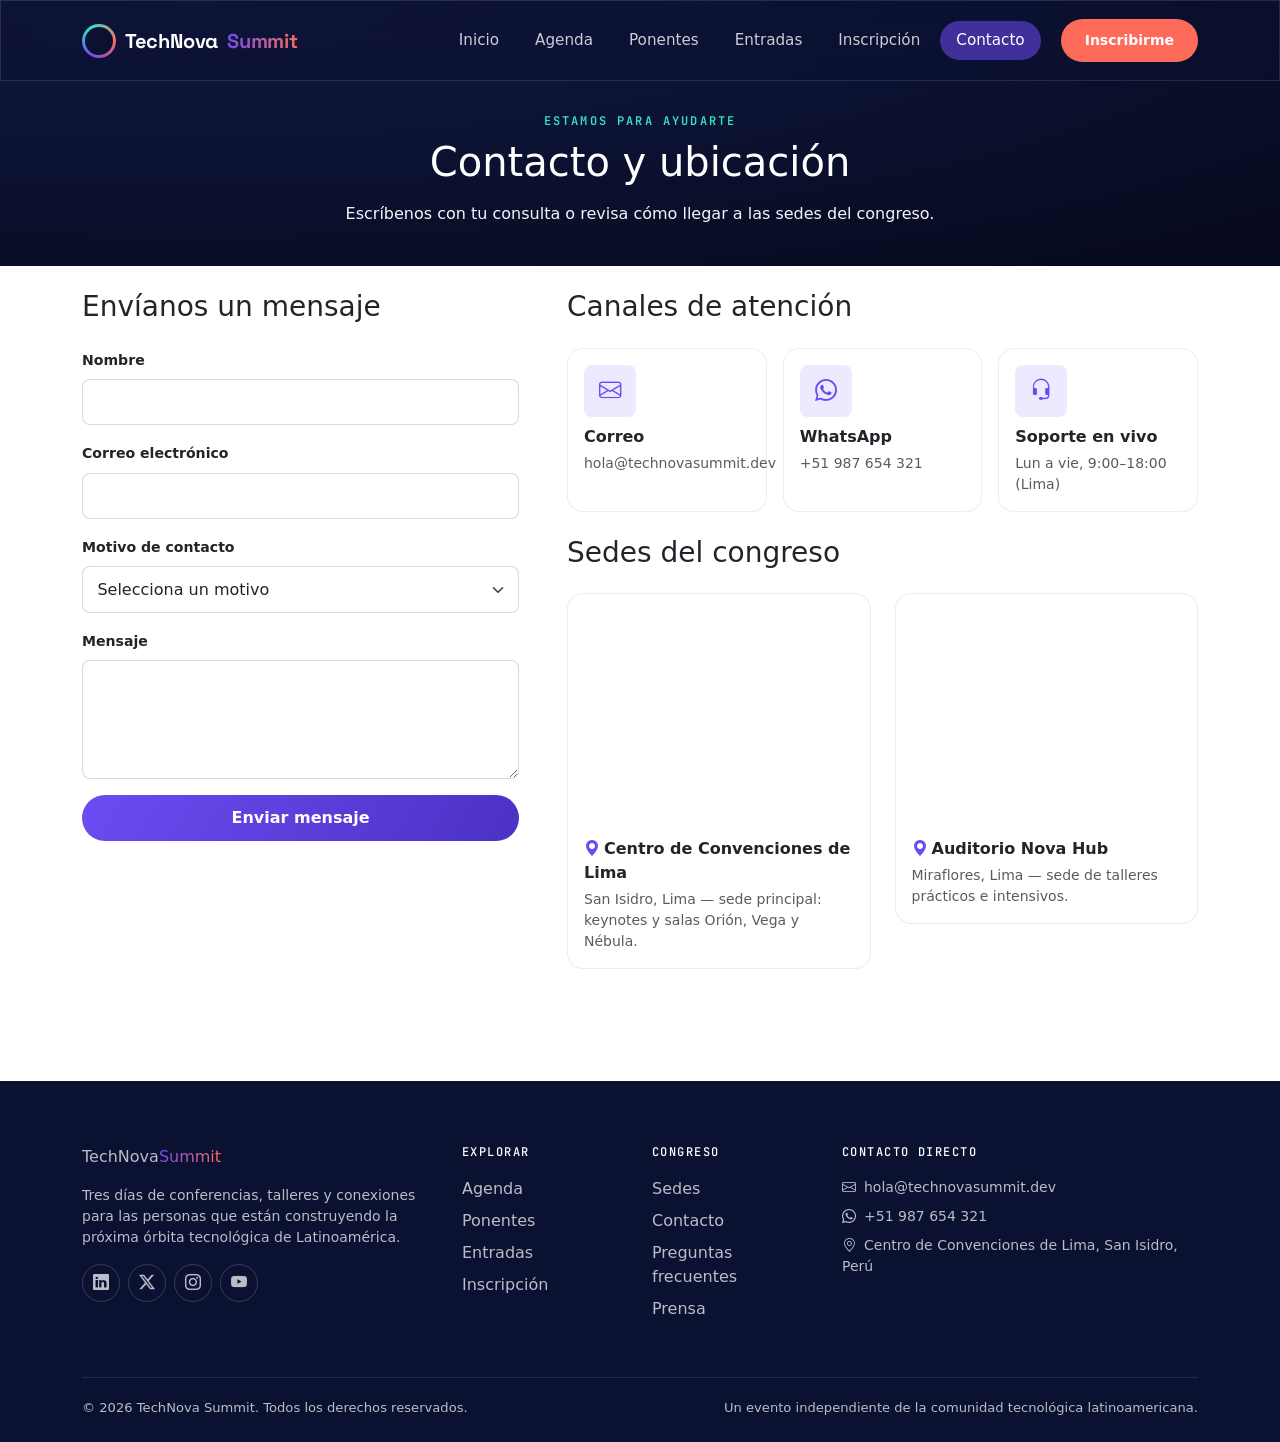
<file: EXFINAL_CSS/Ejercicio1/contacto.html>
<!doctype html>
<html lang="es">
<head>
<meta charset="utf-8">
<meta name="viewport" content="width=device-width, initial-scale=1">
<title>Contacto · TechNova Summit 2026</title>
<meta name="description" content="Formulario de contacto, sedes y canales de atención de TechNova Summit 2026.">
<link rel="icon" href="data:image/svg+xml,%3Csvg xmlns='http://www.w3.org/2000/svg' viewBox='0 0 32 32'%3E%3Ccircle cx='16' cy='16' r='15' fill='%230B1130'/%3E%3Ccircle cx='16' cy='16' r='7' fill='%236C4CF2'/%3E%3Ccircle cx='16' cy='16' r='11' fill='none' stroke='%2334E4C8' stroke-width='1.4' stroke-dasharray='3 3'/%3E%3C/svg%3E">
<link rel="preconnect" href="https://fonts.googleapis.com">
<link rel="preconnect" href="https://fonts.gstatic.com" crossorigin>
<link href="https://fonts.googleapis.com/css2?family=Space+Grotesk:wght@500;600;700&family=Inter:wght@400;500;600;700&family=JetBrains+Mono:wght@500;600;700&display=swap" rel="stylesheet">
<link rel="stylesheet" href="https://cdn.jsdelivr.net/npm/bootstrap@5.3.3/dist/css/bootstrap.min.css">
<link rel="stylesheet" href="https://cdn.jsdelivr.net/npm/bootstrap-icons@1.11.3/font/bootstrap-icons.css">
<link rel="stylesheet" href="css/main.css">
</head>
<body>
<a class="skip-link" href="#main">Saltar al contenido</a>
<nav class="navbar navbar-expand-lg fixed-top nova-navbar" aria-label="Navegación principal">
  <div class="container">
    <a class="navbar-brand" href="index.html">
      <span class="brand-mark" aria-hidden="true"></span>
      TechNova<span class="text-gradient-nova"> Summit</span>
    </a>
    <button class="navbar-toggler border-0 text-white" type="button" data-bs-toggle="offcanvas" data-bs-target="#navOffcanvas" aria-controls="navOffcanvas" aria-label="Abrir menú de navegación">
      <i class="bi bi-list fs-2 text-white"></i>
    </button>
    <div class="collapse navbar-collapse d-none d-lg-flex">
      <ul class="navbar-nav ms-auto align-items-lg-center gap-lg-1">
        <li class="nav-item"><a class="nav-link" href="index.html">Inicio</a></li>
          <li class="nav-item"><a class="nav-link" href="agenda.html">Agenda</a></li>
          <li class="nav-item"><a class="nav-link" href="ponentes.html">Ponentes</a></li>
          <li class="nav-item"><a class="nav-link" href="entradas.html">Entradas</a></li>
          <li class="nav-item"><a class="nav-link" href="inscripcion.html">Inscripción</a></li>
          <li class="nav-item"><a class="nav-link active" href="contacto.html" aria-current="page">Contacto</a></li>
        <li class="nav-item ms-lg-3">
          <a class="btn btn-secondary btn-sm" href="inscripcion.html">Inscribirme</a>
        </li>
      </ul>
    </div>
  </div>
</nav>

<div class="offcanvas offcanvas-end nova-offcanvas" tabindex="-1" id="navOffcanvas" aria-labelledby="navOffcanvasLabel">
  <div class="offcanvas-header">
    <h5 class="offcanvas-title" id="navOffcanvasLabel">TechNova Summit</h5>
    <button type="button" class="btn-close btn-close-white" data-bs-dismiss="offcanvas" aria-label="Cerrar"></button>
  </div>
  <div class="offcanvas-body d-flex flex-column">
    <a class="nav-link d-block" href="index.html">Inicio</a>
        <a class="nav-link d-block" href="agenda.html">Agenda</a>
        <a class="nav-link d-block" href="ponentes.html">Ponentes</a>
        <a class="nav-link d-block" href="entradas.html">Entradas</a>
        <a class="nav-link d-block" href="inscripcion.html">Inscripción</a>
        <a class="nav-link active d-block" href="contacto.html" aria-current="page">Contacto</a>
    <a class="btn btn-secondary mt-4" href="inscripcion.html">Inscribirme ahora</a>
  </div>
</div>

<main id="main">

<section class="section bg-space pb-4">
  <div class="container text-center">
    <p class="eyebrow mb-2" style="color:#34E4C8;">Estamos para ayudarte</p>
    <h1 class="text-white mb-3">Contacto y ubicación</h1>
    <p class="hero-lede mx-auto">Escríbenos con tu consulta o revisa cómo llegar a las sedes del congreso.</p>
  </div>
</section>

<section class="section bg-white pt-4">
  <div class="container">
    <div class="row g-5">
      <div class="col-lg-5">
        <h3 class="mb-4">Envíanos un mensaje</h3>
        <form id="contactForm" class="needs-validation" novalidate>
          <div class="mb-3">
            <label for="contactoNombre" class="form-label">Nombre</label>
            <input type="text" class="form-control" id="contactoNombre" required minlength="3">
            <div class="invalid-feedback">Ingresa tu nombre.</div>
          </div>
          <div class="mb-3">
            <label for="contactoCorreo" class="form-label">Correo electrónico</label>
            <input type="email" class="form-control" id="contactoCorreo" required>
            <div class="invalid-feedback">Ingresa un correo válido.</div>
          </div>
          <div class="mb-3">
            <label for="contactoMotivo" class="form-label">Motivo de contacto</label>
            <select class="form-select" id="contactoMotivo" required>
              <option value="" selected disabled>Selecciona un motivo</option>
              <option>Consulta sobre inscripción</option>
              <option>Propuesta de charla</option>
              <option>Patrocinio</option>
              <option>Prensa y medios</option>
              <option>Otro</option>
            </select>
            <div class="invalid-feedback">Selecciona un motivo de contacto.</div>
          </div>
          <div class="mb-3">
            <label for="contactoMensaje" class="form-label">Mensaje</label>
            <textarea class="form-control" id="contactoMensaje" rows="4" required minlength="10"></textarea>
            <div class="invalid-feedback">Cuéntanos brevemente en qué podemos ayudarte.</div>
          </div>
          <button type="submit" class="btn btn-primary w-100">Enviar mensaje</button>
        </form>
      </div>

      <div class="col-lg-7">
        <h3 class="mb-4">Canales de atención</h3>
        <div class="row g-3 mb-4">
          <div class="col-md-4">
            <div class="nova-card p-3 h-100">
              <div class="nova-card-icon mb-2"><i class="bi bi-envelope"></i></div>
              <p class="fw-semibold mb-1">Correo</p>
              <p class="small text-muted mb-0">hola@technovasummit.dev</p>
            </div>
          </div>
          <div class="col-md-4">
            <div class="nova-card p-3 h-100">
              <div class="nova-card-icon mb-2"><i class="bi bi-whatsapp"></i></div>
              <p class="fw-semibold mb-1">WhatsApp</p>
              <p class="small text-muted mb-0">+51 987 654 321</p>
            </div>
          </div>
          <div class="col-md-4">
            <div class="nova-card p-3 h-100">
              <div class="nova-card-icon mb-2"><i class="bi bi-headset"></i></div>
              <p class="fw-semibold mb-1">Soporte en vivo</p>
              <p class="small text-muted mb-0">Lun a vie, 9:00–18:00 (Lima)</p>
            </div>
          </div>
        </div>

        <h3 class="mb-4">Sedes del congreso</h3>
        <div class="row g-4">
          <div class="col-md-6">
            <div class="venue-card">
              <iframe class="venue-map" title="Mapa de Centro de Convenciones de Lima"
                src="https://www.openstreetmap.org/export/embed.html?bbox=-77.045%2C-12.105%2C-77.025%2C-12.085&layer=mapnik&marker=-12.095%2C-77.035"
                loading="lazy"></iframe>
              <div class="p-3">
                <p class="fw-semibold mb-1"><i class="bi bi-geo-alt-fill me-1" style="color:#6C4CF2;"></i>Centro de Convenciones de Lima</p>
                <p class="small text-muted mb-0">San Isidro, Lima — sede principal: keynotes y salas Orión, Vega y Nébula.</p>
              </div>
            </div>
          </div>
          <div class="col-md-6">
            <div class="venue-card">
              <iframe class="venue-map" title="Mapa de Auditorio Nova Hub"
                src="https://www.openstreetmap.org/export/embed.html?bbox=-77.040%2C-12.100%2C-77.020%2C-12.080&layer=mapnik&marker=-12.090%2C-77.030"
                loading="lazy"></iframe>
              <div class="p-3">
                <p class="fw-semibold mb-1"><i class="bi bi-geo-alt-fill me-1" style="color:#6C4CF2;"></i>Auditorio Nova Hub</p>
                <p class="small text-muted mb-0">Miraflores, Lima — sede de talleres prácticos e intensivos.</p>
              </div>
            </div>
          </div>
        </div>
      </div>
    </div>
  </div>
</section>

<!-- TOAST DE CONTACTO -->
<div class="toast-container position-fixed bottom-0 end-0 p-3" style="z-index: 1080;">
  <div id="toastContacto" class="toast align-items-center text-bg-dark border-0" role="alert" aria-live="assertive" aria-atomic="true">
    <div class="d-flex">
      <div class="toast-body"><i class="bi bi-check-circle me-2" style="color:#34E4C8;"></i>Mensaje enviado. Te responderemos pronto.</div>
      <button type="button" class="btn-close btn-close-white me-2 m-auto" data-bs-dismiss="toast" aria-label="Cerrar"></button>
    </div>
  </div>
</div>
<footer class="nova-footer">
  <div class="container">
    <div class="row g-4">
      <div class="col-12 col-md-4">
        <a href="index.html" class="navbar-brand mb-3 d-inline-flex">
          <span class="brand-mark" aria-hidden="true"></span>
          TechNova<span class="text-gradient-nova"> Summit</span>
        </a>
        <p class="small">Tres días de conferencias, talleres y conexiones para las personas que están construyendo la próxima órbita tecnológica de Latinoamérica.</p>
        <div class="d-flex gap-2 mt-3">
          <a href="#" class="social-btn" aria-label="LinkedIn de TechNova Summit"><i class="bi bi-linkedin"></i></a>
          <a href="#" class="social-btn" aria-label="X (Twitter) de TechNova Summit"><i class="bi bi-twitter-x"></i></a>
          <a href="#" class="social-btn" aria-label="Instagram de TechNova Summit"><i class="bi bi-instagram"></i></a>
          <a href="#" class="social-btn" aria-label="Canal de YouTube de TechNova Summit"><i class="bi bi-youtube"></i></a>
        </div>
      </div>
      <div class="col-6 col-md-2">
        <h6>Explorar</h6>
        <ul class="list-unstyled d-grid gap-2">
          <li><a href="agenda.html">Agenda</a></li>
          <li><a href="ponentes.html">Ponentes</a></li>
          <li><a href="entradas.html">Entradas</a></li>
          <li><a href="inscripcion.html">Inscripción</a></li>
        </ul>
      </div>
      <div class="col-6 col-md-2">
        <h6>Congreso</h6>
        <ul class="list-unstyled d-grid gap-2">
          <li><a href="contacto.html">Sedes</a></li>
          <li><a href="contacto.html">Contacto</a></li>
          <li><a href="entradas.html#faq">Preguntas frecuentes</a></li>
          <li><a href="#">Prensa</a></li>
        </ul>
      </div>
      <div class="col-12 col-md-4">
        <h6>Contacto directo</h6>
        <ul class="list-unstyled d-grid gap-2 small">
          <li><i class="bi bi-envelope me-2"></i>hola@technovasummit.dev</li>
          <li><i class="bi bi-whatsapp me-2"></i>+51 987 654 321</li>
          <li><i class="bi bi-geo-alt me-2"></i>Centro de Convenciones de Lima, San Isidro, Perú</li>
        </ul>
      </div>
    </div>
    <div class="footer-bottom d-flex flex-column flex-md-row justify-content-between gap-2">
      <span>&copy; 2026 TechNova Summit. Todos los derechos reservados.</span>
      <span>Un evento independiente de la comunidad tecnológica latinoamericana.</span>
    </div>
  </div>
</footer>
<script src="https://cdn.jsdelivr.net/npm/bootstrap@5.3.3/dist/js/bootstrap.bundle.min.js"></script>
<script src="js/main.js"></script>

</body>
</html>
</file>
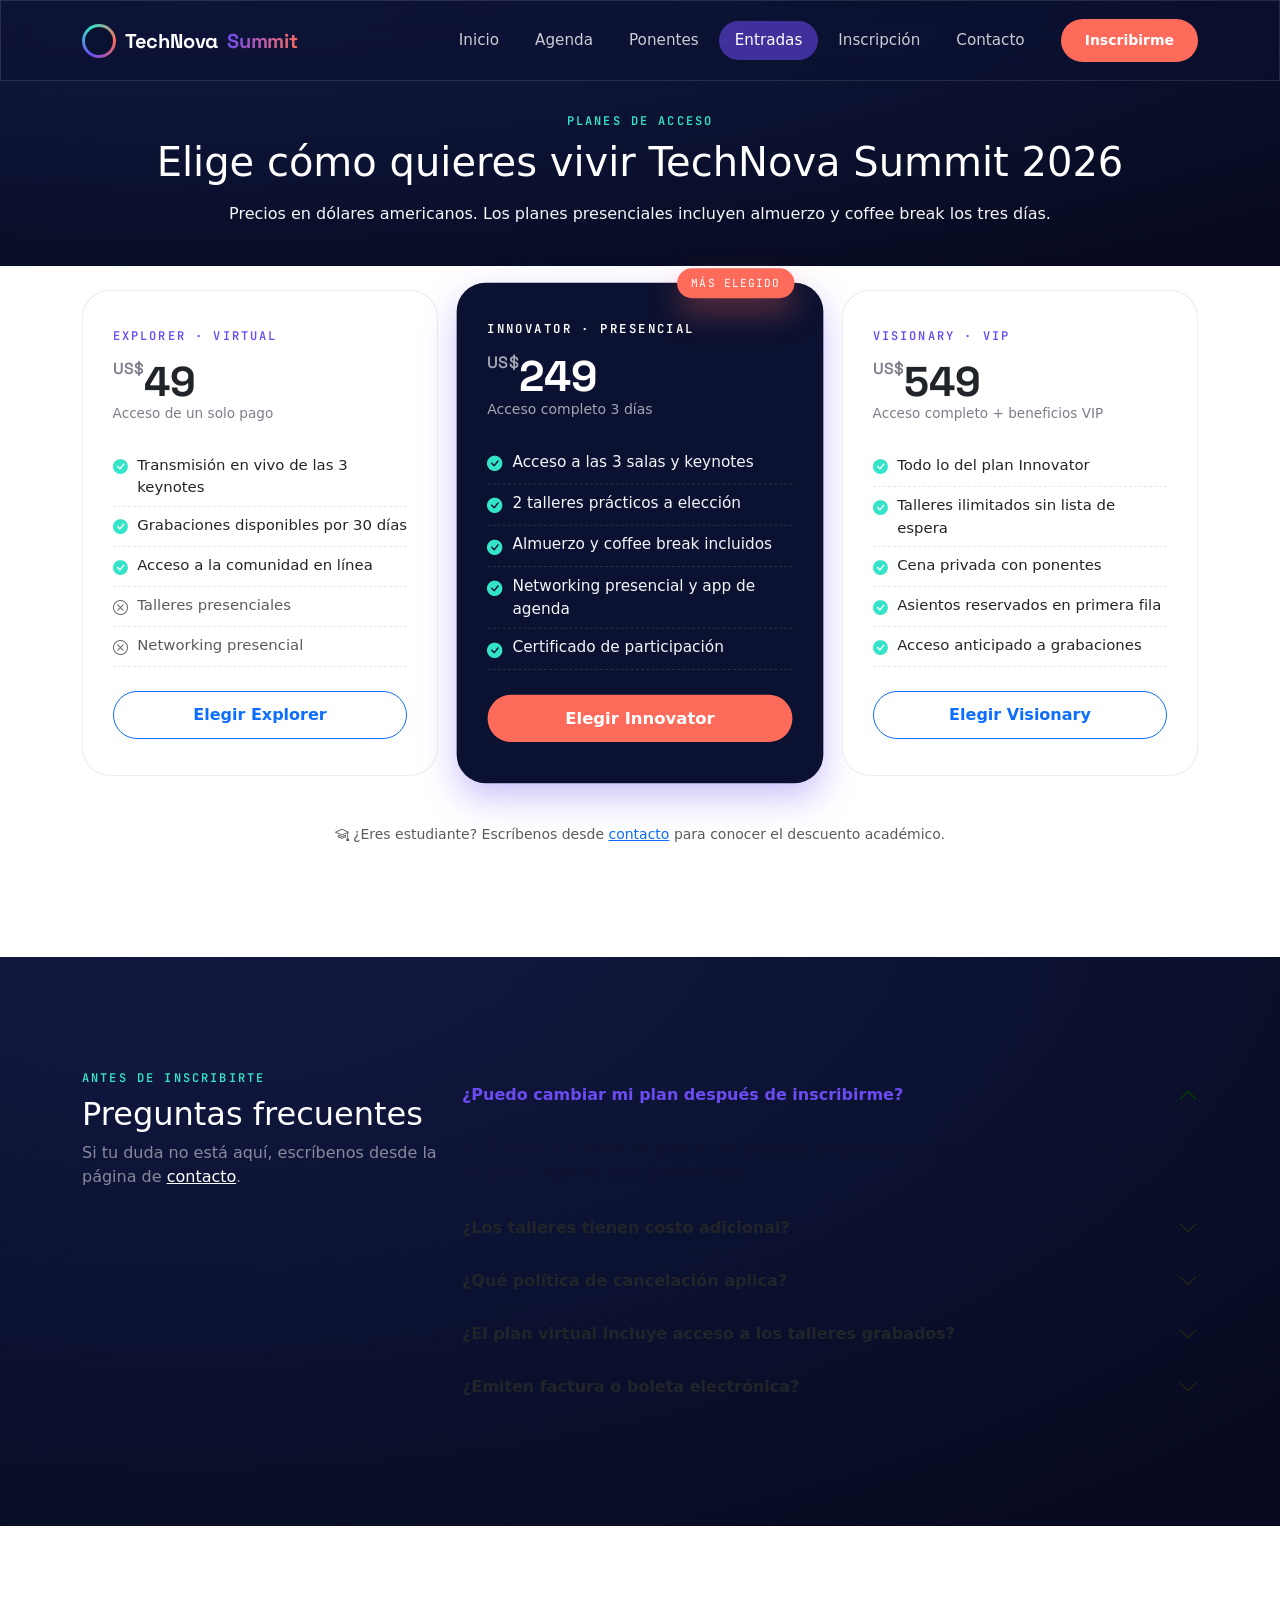
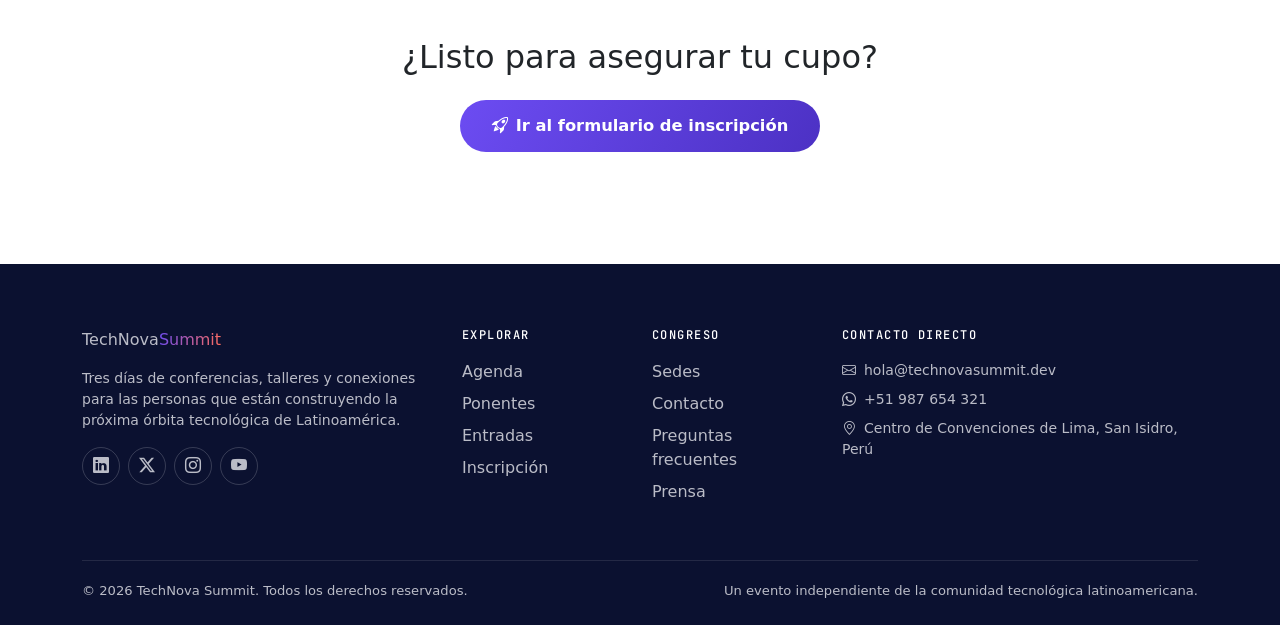
<file: EXFINAL_CSS/Ejercicio1/entradas.html>
<!doctype html>
<html lang="es">
<head>
<meta charset="utf-8">
<meta name="viewport" content="width=device-width, initial-scale=1">
<title>Entradas · TechNova Summit 2026</title>
<meta name="description" content="Planes de entrada, beneficios y preguntas frecuentes de TechNova Summit 2026.">
<link rel="icon" href="data:image/svg+xml,%3Csvg xmlns='http://www.w3.org/2000/svg' viewBox='0 0 32 32'%3E%3Ccircle cx='16' cy='16' r='15' fill='%230B1130'/%3E%3Ccircle cx='16' cy='16' r='7' fill='%236C4CF2'/%3E%3Ccircle cx='16' cy='16' r='11' fill='none' stroke='%2334E4C8' stroke-width='1.4' stroke-dasharray='3 3'/%3E%3C/svg%3E">
<link rel="preconnect" href="https://fonts.googleapis.com">
<link rel="preconnect" href="https://fonts.gstatic.com" crossorigin>
<link href="https://fonts.googleapis.com/css2?family=Space+Grotesk:wght@500;600;700&family=Inter:wght@400;500;600;700&family=JetBrains+Mono:wght@500;600;700&display=swap" rel="stylesheet">
<link rel="stylesheet" href="https://cdn.jsdelivr.net/npm/bootstrap@5.3.3/dist/css/bootstrap.min.css">
<link rel="stylesheet" href="https://cdn.jsdelivr.net/npm/bootstrap-icons@1.11.3/font/bootstrap-icons.css">
<link rel="stylesheet" href="css/main.css">
</head>
<body>
<a class="skip-link" href="#main">Saltar al contenido</a>
<nav class="navbar navbar-expand-lg fixed-top nova-navbar" aria-label="Navegación principal">
  <div class="container">
    <a class="navbar-brand" href="index.html">
      <span class="brand-mark" aria-hidden="true"></span>
      TechNova<span class="text-gradient-nova"> Summit</span>
    </a>
    <button class="navbar-toggler border-0 text-white" type="button" data-bs-toggle="offcanvas" data-bs-target="#navOffcanvas" aria-controls="navOffcanvas" aria-label="Abrir menú de navegación">
      <i class="bi bi-list fs-2 text-white"></i>
    </button>
    <div class="collapse navbar-collapse d-none d-lg-flex">
      <ul class="navbar-nav ms-auto align-items-lg-center gap-lg-1">
        <li class="nav-item"><a class="nav-link" href="index.html">Inicio</a></li>
          <li class="nav-item"><a class="nav-link" href="agenda.html">Agenda</a></li>
          <li class="nav-item"><a class="nav-link" href="ponentes.html">Ponentes</a></li>
          <li class="nav-item"><a class="nav-link active" href="entradas.html" aria-current="page">Entradas</a></li>
          <li class="nav-item"><a class="nav-link" href="inscripcion.html">Inscripción</a></li>
          <li class="nav-item"><a class="nav-link" href="contacto.html">Contacto</a></li>
        <li class="nav-item ms-lg-3">
          <a class="btn btn-secondary btn-sm" href="inscripcion.html">Inscribirme</a>
        </li>
      </ul>
    </div>
  </div>
</nav>

<div class="offcanvas offcanvas-end nova-offcanvas" tabindex="-1" id="navOffcanvas" aria-labelledby="navOffcanvasLabel">
  <div class="offcanvas-header">
    <h5 class="offcanvas-title" id="navOffcanvasLabel">TechNova Summit</h5>
    <button type="button" class="btn-close btn-close-white" data-bs-dismiss="offcanvas" aria-label="Cerrar"></button>
  </div>
  <div class="offcanvas-body d-flex flex-column">
    <a class="nav-link d-block" href="index.html">Inicio</a>
        <a class="nav-link d-block" href="agenda.html">Agenda</a>
        <a class="nav-link d-block" href="ponentes.html">Ponentes</a>
        <a class="nav-link active d-block" href="entradas.html" aria-current="page">Entradas</a>
        <a class="nav-link d-block" href="inscripcion.html">Inscripción</a>
        <a class="nav-link d-block" href="contacto.html">Contacto</a>
    <a class="btn btn-secondary mt-4" href="inscripcion.html">Inscribirme ahora</a>
  </div>
</div>

<main id="main">

<section class="section bg-space pb-4">
  <div class="container text-center">
    <p class="eyebrow mb-2" style="color:#34E4C8;">Planes de acceso</p>
    <h1 class="text-white mb-3">Elige cómo quieres vivir TechNova Summit 2026</h1>
    <p class="hero-lede mx-auto">Precios en dólares americanos. Los planes presenciales incluyen almuerzo y coffee break los tres días.</p>
  </div>
</section>

<section class="section bg-white pt-4">
  <div class="container">
    <div class="row g-4 justify-content-center">

      <div class="col-md-6 col-lg-4">
        <div class="pricing-card reveal">
          <p class="pricing-name">Explorer · Virtual</p>
          <p class="pricing-price"><span class="pricing-currency">US$</span>49</p>
          <p class="pricing-period">Acceso de un solo pago</p>
          <ul class="pricing-features">
            <li><i class="bi bi-check-circle-fill"></i>Transmisión en vivo de las 3 keynotes</li>
            <li><i class="bi bi-check-circle-fill"></i>Grabaciones disponibles por 30 días</li>
            <li><i class="bi bi-check-circle-fill"></i>Acceso a la comunidad en línea</li>
            <li><i class="bi bi-x-circle text-muted"></i><span class="text-muted">Talleres presenciales</span></li>
            <li><i class="bi bi-x-circle text-muted"></i><span class="text-muted">Networking presencial</span></li>
          </ul>
          <a href="inscripcion.html" class="btn btn-outline-primary w-100" data-plan-select="Explorer · Virtual (US$49)">Elegir Explorer</a>
        </div>
      </div>

      <div class="col-md-6 col-lg-4">
        <div class="pricing-card pricing-featured reveal reveal-delay-1">
          <span class="pricing-ribbon">Más elegido</span>
          <p class="pricing-name">Innovator · Presencial</p>
          <p class="pricing-price"><span class="pricing-currency">US$</span>249</p>
          <p class="pricing-period">Acceso completo 3 días</p>
          <ul class="pricing-features">
            <li><i class="bi bi-check-circle-fill"></i>Acceso a las 3 salas y keynotes</li>
            <li><i class="bi bi-check-circle-fill"></i>2 talleres prácticos a elección</li>
            <li><i class="bi bi-check-circle-fill"></i>Almuerzo y coffee break incluidos</li>
            <li><i class="bi bi-check-circle-fill"></i>Networking presencial y app de agenda</li>
            <li><i class="bi bi-check-circle-fill"></i>Certificado de participación</li>
          </ul>
          <a href="inscripcion.html" class="btn btn-secondary w-100" data-plan-select="Innovator · Presencial (US$249)">Elegir Innovator</a>
        </div>
      </div>

      <div class="col-md-6 col-lg-4">
        <div class="pricing-card reveal reveal-delay-2">
          <p class="pricing-name">Visionary · VIP</p>
          <p class="pricing-price"><span class="pricing-currency">US$</span>549</p>
          <p class="pricing-period">Acceso completo + beneficios VIP</p>
          <ul class="pricing-features">
            <li><i class="bi bi-check-circle-fill"></i>Todo lo del plan Innovator</li>
            <li><i class="bi bi-check-circle-fill"></i>Talleres ilimitados sin lista de espera</li>
            <li><i class="bi bi-check-circle-fill"></i>Cena privada con ponentes</li>
            <li><i class="bi bi-check-circle-fill"></i>Asientos reservados en primera fila</li>
            <li><i class="bi bi-check-circle-fill"></i>Acceso anticipado a grabaciones</li>
          </ul>
          <a href="inscripcion.html" class="btn btn-outline-primary w-100" data-plan-select="Visionary · VIP (US$549)">Elegir Visionary</a>
        </div>
      </div>

    </div>

    <div class="text-center mt-5">
      <p class="text-muted small mb-0"><i class="bi bi-mortarboard me-1"></i>¿Eres estudiante? Escríbenos desde <a href="contacto.html">contacto</a> para conocer el descuento académico.</p>
    </div>
  </div>
</section>

<section class="section bg-space" id="faq">
  <div class="container">
    <div class="row">
      <div class="col-lg-4 mb-4 mb-lg-0">
        <p class="eyebrow mb-2" style="color:#34E4C8;">Antes de inscribirte</p>
        <h2 class="text-white">Preguntas frecuentes</h2>
        <p class="text-white-50">Si tu duda no está aquí, escríbenos desde la página de <a href="contacto.html" class="text-decoration-underline text-white">contacto</a>.</p>
      </div>
      <div class="col-lg-8">
        <div class="accordion faq-accordion" id="faqAccordion">

          <div class="accordion-item">
            <h3 class="accordion-header">
              <button class="accordion-button" type="button" data-bs-toggle="collapse" data-bs-target="#faq1">
                ¿Puedo cambiar mi plan después de inscribirme?
              </button>
            </h3>
            <div id="faq1" class="accordion-collapse collapse show" data-bs-parent="#faqAccordion">
              <div class="accordion-body">Sí. Puedes actualizar tu plan a uno superior en cualquier momento antes del 1 de octubre de 2026 pagando solo la diferencia.</div>
            </div>
          </div>

          <div class="accordion-item">
            <h3 class="accordion-header">
              <button class="accordion-button collapsed" type="button" data-bs-toggle="collapse" data-bs-target="#faq2">
                ¿Los talleres tienen costo adicional?
              </button>
            </h3>
            <div id="faq2" class="accordion-collapse collapse" data-bs-parent="#faqAccordion">
              <div class="accordion-body">No para los planes Innovator y Visionary: los talleres están incluidos según los cupos de cada plan. El plan Explorer no incluye talleres presenciales.</div>
            </div>
          </div>

          <div class="accordion-item">
            <h3 class="accordion-header">
              <button class="accordion-button collapsed" type="button" data-bs-toggle="collapse" data-bs-target="#faq3">
                ¿Qué política de cancelación aplica?
              </button>
            </h3>
            <div id="faq3" class="accordion-collapse collapse" data-bs-parent="#faqAccordion">
              <div class="accordion-body">Reembolso del 80% hasta 30 días antes del evento y del 50% hasta 15 días antes. Después de esa fecha, tu cupo es transferible a otra persona sin costo.</div>
            </div>
          </div>

          <div class="accordion-item">
            <h3 class="accordion-header">
              <button class="accordion-button collapsed" type="button" data-bs-toggle="collapse" data-bs-target="#faq4">
                ¿El plan virtual incluye acceso a los talleres grabados?
              </button>
            </h3>
            <div id="faq4" class="accordion-collapse collapse" data-bs-parent="#faqAccordion">
              <div class="accordion-body">El plan Explorer incluye las tres keynotes principales grabadas. Los talleres son exclusivamente presenciales por su formato práctico.</div>
            </div>
          </div>

          <div class="accordion-item">
            <h3 class="accordion-header">
              <button class="accordion-button collapsed" type="button" data-bs-toggle="collapse" data-bs-target="#faq5">
                ¿Emiten factura o boleta electrónica?
              </button>
            </h3>
            <div id="faq5" class="accordion-collapse collapse" data-bs-parent="#faqAccordion">
              <div class="accordion-body">Sí, emitimos el comprobante correspondiente automáticamente al confirmar tu pago, con los datos que registres en el formulario de inscripción.</div>
            </div>
          </div>

        </div>
      </div>
    </div>
  </div>
</section>

<section class="section bg-white text-center">
  <div class="container">
    <h2 class="mb-4">¿Listo para asegurar tu cupo?</h2>
    <a href="inscripcion.html" class="btn btn-primary btn-lg"><i class="bi bi-rocket-takeoff me-2"></i>Ir al formulario de inscripción</a>
  </div>
</section>
<footer class="nova-footer">
  <div class="container">
    <div class="row g-4">
      <div class="col-12 col-md-4">
        <a href="index.html" class="navbar-brand mb-3 d-inline-flex">
          <span class="brand-mark" aria-hidden="true"></span>
          TechNova<span class="text-gradient-nova"> Summit</span>
        </a>
        <p class="small">Tres días de conferencias, talleres y conexiones para las personas que están construyendo la próxima órbita tecnológica de Latinoamérica.</p>
        <div class="d-flex gap-2 mt-3">
          <a href="#" class="social-btn" aria-label="LinkedIn de TechNova Summit"><i class="bi bi-linkedin"></i></a>
          <a href="#" class="social-btn" aria-label="X (Twitter) de TechNova Summit"><i class="bi bi-twitter-x"></i></a>
          <a href="#" class="social-btn" aria-label="Instagram de TechNova Summit"><i class="bi bi-instagram"></i></a>
          <a href="#" class="social-btn" aria-label="Canal de YouTube de TechNova Summit"><i class="bi bi-youtube"></i></a>
        </div>
      </div>
      <div class="col-6 col-md-2">
        <h6>Explorar</h6>
        <ul class="list-unstyled d-grid gap-2">
          <li><a href="agenda.html">Agenda</a></li>
          <li><a href="ponentes.html">Ponentes</a></li>
          <li><a href="entradas.html">Entradas</a></li>
          <li><a href="inscripcion.html">Inscripción</a></li>
        </ul>
      </div>
      <div class="col-6 col-md-2">
        <h6>Congreso</h6>
        <ul class="list-unstyled d-grid gap-2">
          <li><a href="contacto.html">Sedes</a></li>
          <li><a href="contacto.html">Contacto</a></li>
          <li><a href="entradas.html#faq">Preguntas frecuentes</a></li>
          <li><a href="#">Prensa</a></li>
        </ul>
      </div>
      <div class="col-12 col-md-4">
        <h6>Contacto directo</h6>
        <ul class="list-unstyled d-grid gap-2 small">
          <li><i class="bi bi-envelope me-2"></i>hola@technovasummit.dev</li>
          <li><i class="bi bi-whatsapp me-2"></i>+51 987 654 321</li>
          <li><i class="bi bi-geo-alt me-2"></i>Centro de Convenciones de Lima, San Isidro, Perú</li>
        </ul>
      </div>
    </div>
    <div class="footer-bottom d-flex flex-column flex-md-row justify-content-between gap-2">
      <span>&copy; 2026 TechNova Summit. Todos los derechos reservados.</span>
      <span>Un evento independiente de la comunidad tecnológica latinoamericana.</span>
    </div>
  </div>
</footer>
<script src="https://cdn.jsdelivr.net/npm/bootstrap@5.3.3/dist/js/bootstrap.bundle.min.js"></script>
<script src="js/main.js"></script>

</body>
</html>
</file>
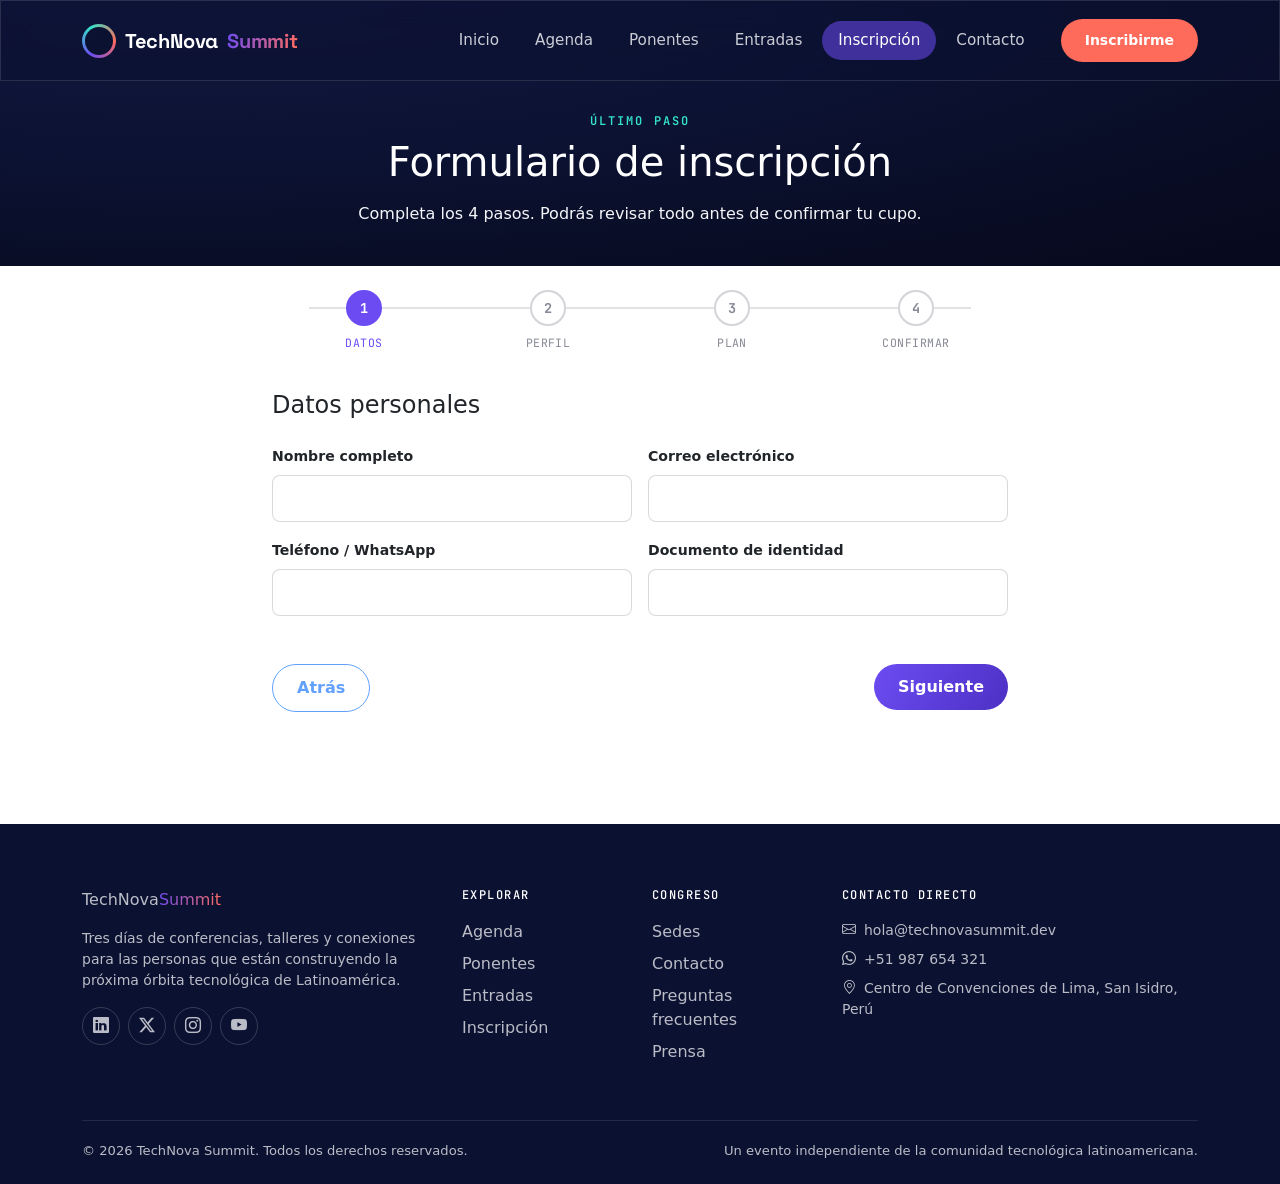
<file: EXFINAL_CSS/Ejercicio1/inscripcion.html>
<!doctype html>
<html lang="es">
<head>
<meta charset="utf-8">
<meta name="viewport" content="width=device-width, initial-scale=1">
<title>Inscripción · TechNova Summit 2026</title>
<meta name="description" content="Formulario de inscripción a TechNova Summit 2026: datos, perfil, plan y confirmación.">
<link rel="icon" href="data:image/svg+xml,%3Csvg xmlns='http://www.w3.org/2000/svg' viewBox='0 0 32 32'%3E%3Ccircle cx='16' cy='16' r='15' fill='%230B1130'/%3E%3Ccircle cx='16' cy='16' r='7' fill='%236C4CF2'/%3E%3Ccircle cx='16' cy='16' r='11' fill='none' stroke='%2334E4C8' stroke-width='1.4' stroke-dasharray='3 3'/%3E%3C/svg%3E">
<link rel="preconnect" href="https://fonts.googleapis.com">
<link rel="preconnect" href="https://fonts.gstatic.com" crossorigin>
<link href="https://fonts.googleapis.com/css2?family=Space+Grotesk:wght@500;600;700&family=Inter:wght@400;500;600;700&family=JetBrains+Mono:wght@500;600;700&display=swap" rel="stylesheet">
<link rel="stylesheet" href="https://cdn.jsdelivr.net/npm/bootstrap@5.3.3/dist/css/bootstrap.min.css">
<link rel="stylesheet" href="https://cdn.jsdelivr.net/npm/bootstrap-icons@1.11.3/font/bootstrap-icons.css">
<link rel="stylesheet" href="css/main.css">
</head>
<body>
<a class="skip-link" href="#main">Saltar al contenido</a>
<nav class="navbar navbar-expand-lg fixed-top nova-navbar" aria-label="Navegación principal">
  <div class="container">
    <a class="navbar-brand" href="index.html">
      <span class="brand-mark" aria-hidden="true"></span>
      TechNova<span class="text-gradient-nova"> Summit</span>
    </a>
    <button class="navbar-toggler border-0 text-white" type="button" data-bs-toggle="offcanvas" data-bs-target="#navOffcanvas" aria-controls="navOffcanvas" aria-label="Abrir menú de navegación">
      <i class="bi bi-list fs-2 text-white"></i>
    </button>
    <div class="collapse navbar-collapse d-none d-lg-flex">
      <ul class="navbar-nav ms-auto align-items-lg-center gap-lg-1">
        <li class="nav-item"><a class="nav-link" href="index.html">Inicio</a></li>
          <li class="nav-item"><a class="nav-link" href="agenda.html">Agenda</a></li>
          <li class="nav-item"><a class="nav-link" href="ponentes.html">Ponentes</a></li>
          <li class="nav-item"><a class="nav-link" href="entradas.html">Entradas</a></li>
          <li class="nav-item"><a class="nav-link active" href="inscripcion.html" aria-current="page">Inscripción</a></li>
          <li class="nav-item"><a class="nav-link" href="contacto.html">Contacto</a></li>
        <li class="nav-item ms-lg-3">
          <a class="btn btn-secondary btn-sm" href="inscripcion.html">Inscribirme</a>
        </li>
      </ul>
    </div>
  </div>
</nav>

<div class="offcanvas offcanvas-end nova-offcanvas" tabindex="-1" id="navOffcanvas" aria-labelledby="navOffcanvasLabel">
  <div class="offcanvas-header">
    <h5 class="offcanvas-title" id="navOffcanvasLabel">TechNova Summit</h5>
    <button type="button" class="btn-close btn-close-white" data-bs-dismiss="offcanvas" aria-label="Cerrar"></button>
  </div>
  <div class="offcanvas-body d-flex flex-column">
    <a class="nav-link d-block" href="index.html">Inicio</a>
        <a class="nav-link d-block" href="agenda.html">Agenda</a>
        <a class="nav-link d-block" href="ponentes.html">Ponentes</a>
        <a class="nav-link d-block" href="entradas.html">Entradas</a>
        <a class="nav-link active d-block" href="inscripcion.html" aria-current="page">Inscripción</a>
        <a class="nav-link d-block" href="contacto.html">Contacto</a>
    <a class="btn btn-secondary mt-4" href="inscripcion.html">Inscribirme ahora</a>
  </div>
</div>

<main id="main">

<section class="section bg-space pb-4">
  <div class="container text-center">
    <p class="eyebrow mb-2" style="color:#34E4C8;">Último paso</p>
    <h1 class="text-white mb-3">Formulario de inscripción</h1>
    <p class="hero-lede mx-auto">Completa los 4 pasos. Podrás revisar todo antes de confirmar tu cupo.</p>
  </div>
</section>

<section class="section bg-white pt-4">
  <div class="container">
    <div class="row justify-content-center">
      <div class="col-lg-8">

        <div class="wizard-steps">
          <div class="wizard-step is-active">
            <div class="wizard-dot"></div>
            <div class="wizard-label">Datos</div>
          </div>
          <div class="wizard-step">
            <div class="wizard-dot"></div>
            <div class="wizard-label">Perfil</div>
          </div>
          <div class="wizard-step">
            <div class="wizard-dot"></div>
            <div class="wizard-label">Plan</div>
          </div>
          <div class="wizard-step">
            <div class="wizard-dot"></div>
            <div class="wizard-label">Confirmar</div>
          </div>
        </div>

        <form id="registrationForm" novalidate>

          <!-- PASO 1: DATOS PERSONALES -->
          <div class="wizard-pane is-active">
            <h4 class="mb-4">Datos personales</h4>
            <div class="row g-3">
              <div class="col-md-6">
                <label for="nombreCompleto" class="form-label">Nombre completo</label>
                <input type="text" class="form-control" id="nombreCompleto" required minlength="3">
                <div class="invalid-feedback">Ingresa tu nombre completo (mínimo 3 caracteres).</div>
              </div>
              <div class="col-md-6">
                <label for="correo" class="form-label">Correo electrónico</label>
                <input type="email" class="form-control" id="correo" required>
                <div class="invalid-feedback">Ingresa un correo electrónico válido.</div>
              </div>
              <div class="col-md-6">
                <label for="telefono" class="form-label">Teléfono / WhatsApp</label>
                <input type="tel" class="form-control" id="telefono" required pattern="^[0-9+\s-]{7,15}$">
                <div class="invalid-feedback">Ingresa un número de teléfono válido.</div>
              </div>
              <div class="col-md-6">
                <label for="documento" class="form-label">Documento de identidad</label>
                <input type="text" class="form-control" id="documento" required minlength="6">
                <div class="invalid-feedback">Ingresa un documento válido.</div>
              </div>
            </div>
          </div>

          <!-- PASO 2: PERFIL / EMPRESA -->
          <div class="wizard-pane">
            <h4 class="mb-4">Perfil profesional</h4>
            <div class="row g-3">
              <div class="col-md-6">
                <label for="empresa" class="form-label">Empresa u organización</label>
                <input type="text" class="form-control" id="empresa" required>
                <div class="invalid-feedback">Cuéntanos dónde trabajas actualmente.</div>
              </div>
              <div class="col-md-6">
                <label for="cargo" class="form-label">Cargo</label>
                <input type="text" class="form-control" id="cargo" required>
                <div class="invalid-feedback">Ingresa tu cargo actual.</div>
              </div>
              <div class="col-md-6">
                <label for="pais" class="form-label">País</label>
                <select class="form-select" id="pais" required>
                  <option value="" selected disabled>Selecciona tu país</option>
                  <option>Perú</option>
                  <option>Colombia</option>
                  <option>México</option>
                  <option>Chile</option>
                  <option>Argentina</option>
                  <option>Ecuador</option>
                  <option>Otro</option>
                </select>
                <div class="invalid-feedback">Selecciona tu país.</div>
              </div>
              <div class="col-md-6">
                <label for="interes" class="form-label">Área de mayor interés</label>
                <select class="form-select" id="interes" required>
                  <option value="" selected disabled>Selecciona un área</option>
                  <option>IA aplicada</option>
                  <option>Ciberseguridad</option>
                  <option>Cloud & Plataformas</option>
                  <option>Producto</option>
                  <option>Fintech</option>
                  <option>Sostenibilidad</option>
                </select>
                <div class="invalid-feedback">Selecciona un área de interés.</div>
              </div>
            </div>
          </div>

          <!-- PASO 3: PLAN Y MODALIDAD -->
          <div class="wizard-pane">
            <h4 class="mb-4">Plan y modalidad</h4>
            <div class="row g-3">
              <div class="col-md-6">
                <label for="planSeleccionado" class="form-label">Plan</label>
                <select class="form-select" id="planSeleccionado" required>
                  <option value="" selected disabled>Selecciona un plan</option>
                  <option>Explorer · Virtual (US$49)</option>
                  <option>Innovator · Presencial (US$249)</option>
                  <option>Visionary · VIP (US$549)</option>
                </select>
                <div class="invalid-feedback">Selecciona el plan con el que asistirás.</div>
              </div>
              <div class="col-md-6">
                <label for="modalidad" class="form-label">Modalidad</label>
                <select class="form-select" id="modalidad" required>
                  <option value="" selected disabled>Selecciona una modalidad</option>
                  <option>Presencial</option>
                  <option>Virtual en vivo</option>
                </select>
                <div class="invalid-feedback">Selecciona una modalidad.</div>
              </div>
              <div class="col-12">
                <label class="form-label d-block">Talleres de interés (opcional)</label>
                <div class="form-check">
                  <input class="form-check-input" type="checkbox" id="tallerIA">
                  <label class="form-check-label" for="tallerIA">Fine-tuning responsable de modelos</label>
                </div>
                <div class="form-check">
                  <input class="form-check-input" type="checkbox" id="tallerSeg">
                  <label class="form-check-label" for="tallerSeg">Respuesta a incidentes en vivo</label>
                </div>
                <div class="form-check">
                  <input class="form-check-input" type="checkbox" id="tallerCloud">
                  <label class="form-check-label" for="tallerCloud">Migración a arquitecturas multi-nube</label>
                </div>
              </div>
              <div class="col-12">
                <div class="form-check">
                  <input class="form-check-input" type="checkbox" id="terminos" required>
                  <label class="form-check-label" for="terminos">Acepto los términos de inscripción y la política de tratamiento de datos</label>
                  <div class="invalid-feedback">Debes aceptar los términos para continuar.</div>
                </div>
              </div>
            </div>
          </div>

          <!-- PASO 4: RESUMEN -->
          <div class="wizard-pane">
            <h4 class="mb-4">Confirma tu inscripción</h4>
            <p class="text-muted mb-4">Revisa que todo esté correcto. Podrás volver atrás si necesitas corregir algo.</p>
            <div class="summary-panel" id="summaryPanel"></div>
          </div>

          <div class="d-flex justify-content-between mt-5">
            <button type="button" class="btn btn-outline-primary" data-wizard-prev>Atrás</button>
            <div>
              <button type="button" class="btn btn-primary" data-wizard-next>Siguiente</button>
              <button type="submit" class="btn btn-secondary d-none" data-wizard-submit>Confirmar inscripción</button>
            </div>
          </div>
        </form>

      </div>
    </div>
  </div>
</section>

<!-- MODAL DE CONFIRMACIÓN -->
<div class="modal fade" id="confirmationModal" tabindex="-1" aria-labelledby="confirmationModalLabel" aria-hidden="true">
  <div class="modal-dialog modal-dialog-centered">
    <div class="modal-content" style="border-radius:1rem;">
      <div class="modal-body p-4 text-center">
        <div class="orbit-dot mx-auto mb-3 d-flex align-items-center justify-content-center" style="background:#6C4CF2;">
          <i class="bi bi-check2 text-white fs-3"></i>
        </div>
        <h4 class="mb-2" id="confirmationModalLabel">¡Inscripción confirmada!</h4>
        <p class="text-muted">Te enviamos un correo con el resumen de tu cupo y los siguientes pasos de pago.</p>
        <button type="button" class="btn btn-primary w-100" data-bs-dismiss="modal">Entendido</button>
      </div>
    </div>
  </div>
</div>

<!-- TOAST -->
<div class="toast-container position-fixed bottom-0 end-0 p-3" style="z-index: 1080;">
  <div id="toastInscripcion" class="toast align-items-center text-bg-dark border-0" role="alert" aria-live="assertive" aria-atomic="true">
    <div class="d-flex">
      <div class="toast-body"><i class="bi bi-check-circle me-2" style="color:#34E4C8;"></i>Registro enviado correctamente.</div>
      <button type="button" class="btn-close btn-close-white me-2 m-auto" data-bs-dismiss="toast" aria-label="Cerrar"></button>
    </div>
  </div>
</div>
<footer class="nova-footer">
  <div class="container">
    <div class="row g-4">
      <div class="col-12 col-md-4">
        <a href="index.html" class="navbar-brand mb-3 d-inline-flex">
          <span class="brand-mark" aria-hidden="true"></span>
          TechNova<span class="text-gradient-nova"> Summit</span>
        </a>
        <p class="small">Tres días de conferencias, talleres y conexiones para las personas que están construyendo la próxima órbita tecnológica de Latinoamérica.</p>
        <div class="d-flex gap-2 mt-3">
          <a href="#" class="social-btn" aria-label="LinkedIn de TechNova Summit"><i class="bi bi-linkedin"></i></a>
          <a href="#" class="social-btn" aria-label="X (Twitter) de TechNova Summit"><i class="bi bi-twitter-x"></i></a>
          <a href="#" class="social-btn" aria-label="Instagram de TechNova Summit"><i class="bi bi-instagram"></i></a>
          <a href="#" class="social-btn" aria-label="Canal de YouTube de TechNova Summit"><i class="bi bi-youtube"></i></a>
        </div>
      </div>
      <div class="col-6 col-md-2">
        <h6>Explorar</h6>
        <ul class="list-unstyled d-grid gap-2">
          <li><a href="agenda.html">Agenda</a></li>
          <li><a href="ponentes.html">Ponentes</a></li>
          <li><a href="entradas.html">Entradas</a></li>
          <li><a href="inscripcion.html">Inscripción</a></li>
        </ul>
      </div>
      <div class="col-6 col-md-2">
        <h6>Congreso</h6>
        <ul class="list-unstyled d-grid gap-2">
          <li><a href="contacto.html">Sedes</a></li>
          <li><a href="contacto.html">Contacto</a></li>
          <li><a href="entradas.html#faq">Preguntas frecuentes</a></li>
          <li><a href="#">Prensa</a></li>
        </ul>
      </div>
      <div class="col-12 col-md-4">
        <h6>Contacto directo</h6>
        <ul class="list-unstyled d-grid gap-2 small">
          <li><i class="bi bi-envelope me-2"></i>hola@technovasummit.dev</li>
          <li><i class="bi bi-whatsapp me-2"></i>+51 987 654 321</li>
          <li><i class="bi bi-geo-alt me-2"></i>Centro de Convenciones de Lima, San Isidro, Perú</li>
        </ul>
      </div>
    </div>
    <div class="footer-bottom d-flex flex-column flex-md-row justify-content-between gap-2">
      <span>&copy; 2026 TechNova Summit. Todos los derechos reservados.</span>
      <span>Un evento independiente de la comunidad tecnológica latinoamericana.</span>
    </div>
  </div>
</footer>
<script src="https://cdn.jsdelivr.net/npm/bootstrap@5.3.3/dist/js/bootstrap.bundle.min.js"></script>
<script src="js/main.js"></script>

</body>
</html>
</file>
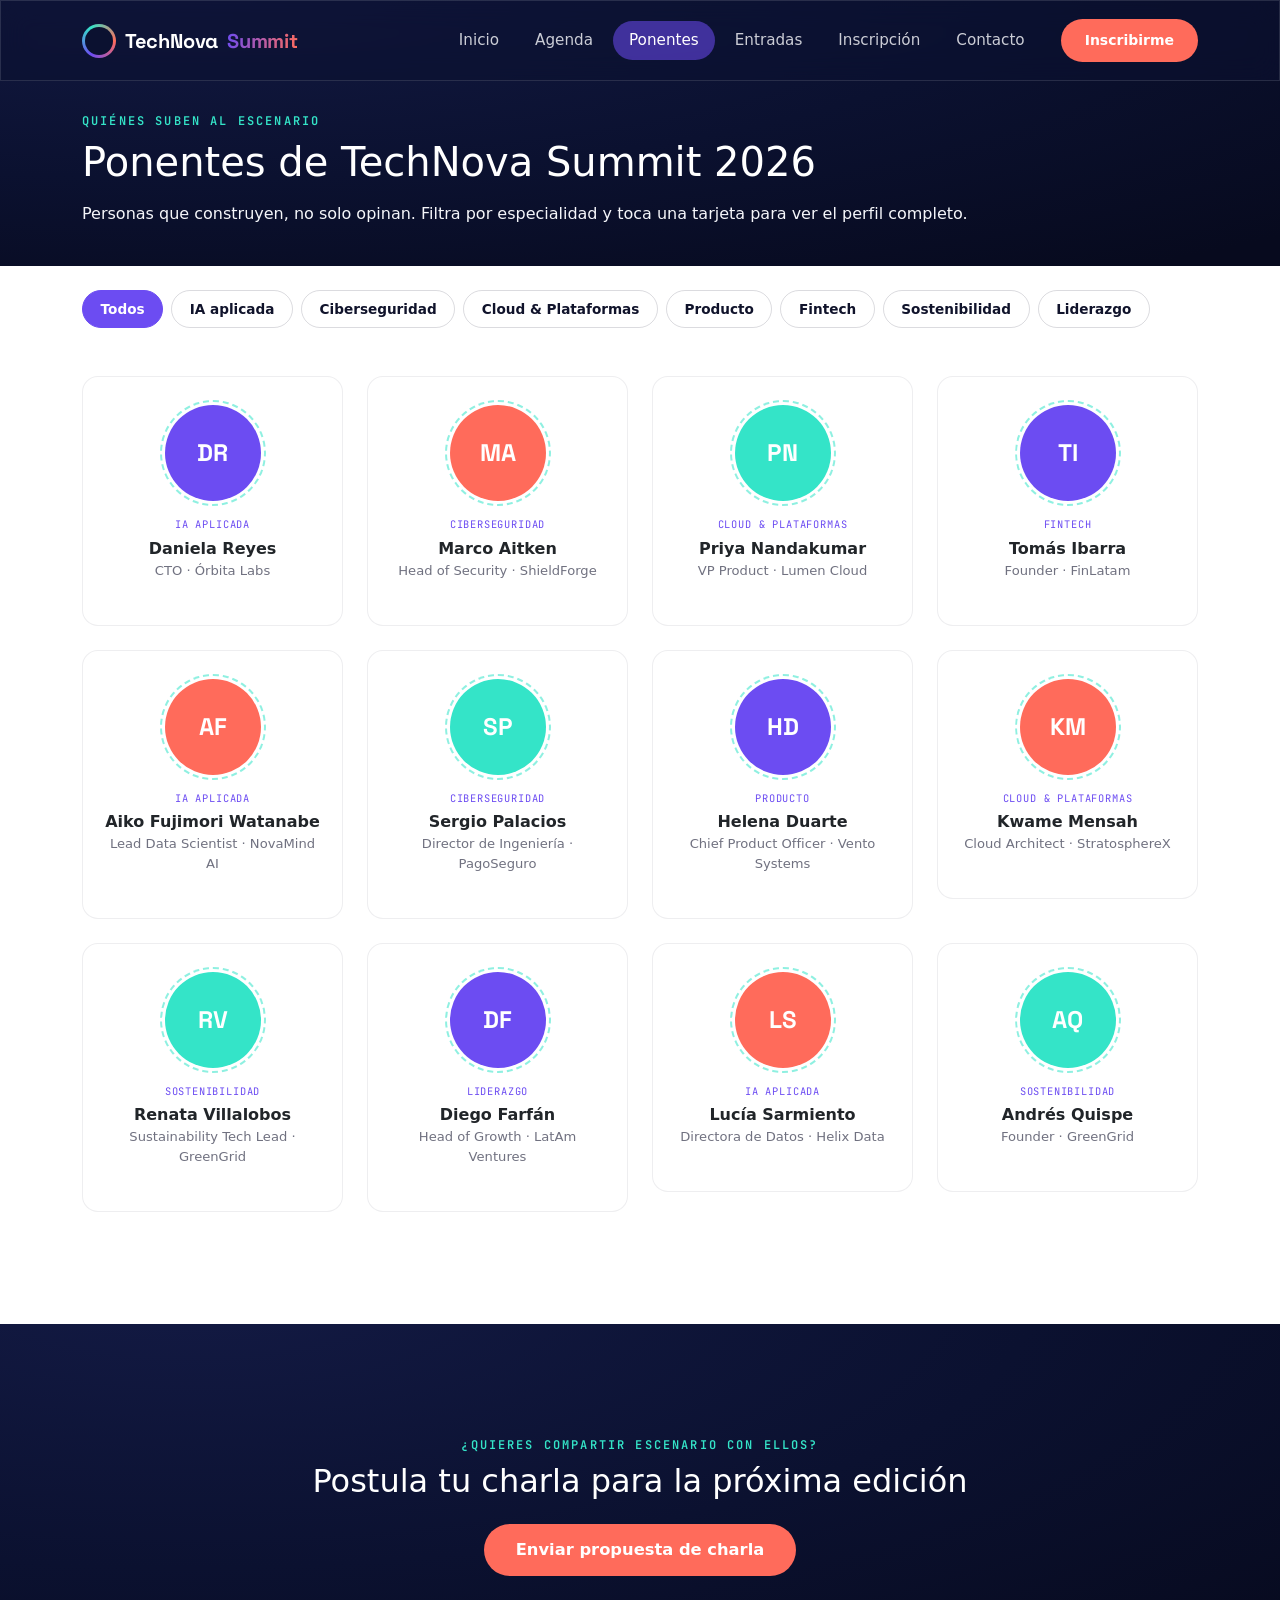
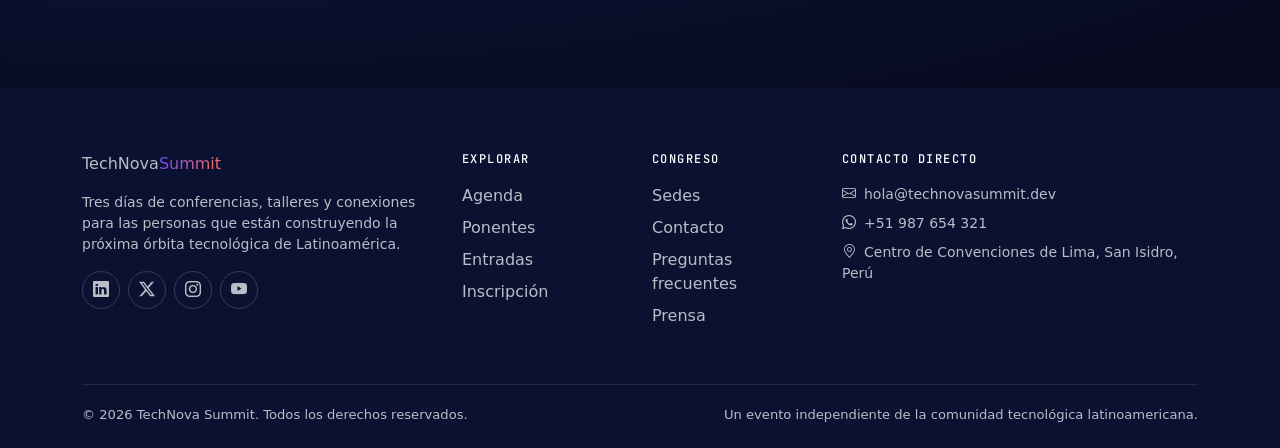
<file: EXFINAL_CSS/Ejercicio1/ponentes.html>
<!doctype html>
<html lang="es">
<head>
<meta charset="utf-8">
<meta name="viewport" content="width=device-width, initial-scale=1">
<title>Ponentes · TechNova Summit 2026</title>
<meta name="description" content="Conoce a los 64 ponentes internacionales de TechNova Summit 2026.">
<link rel="icon" href="data:image/svg+xml,%3Csvg xmlns='http://www.w3.org/2000/svg' viewBox='0 0 32 32'%3E%3Ccircle cx='16' cy='16' r='15' fill='%230B1130'/%3E%3Ccircle cx='16' cy='16' r='7' fill='%236C4CF2'/%3E%3Ccircle cx='16' cy='16' r='11' fill='none' stroke='%2334E4C8' stroke-width='1.4' stroke-dasharray='3 3'/%3E%3C/svg%3E">
<link rel="preconnect" href="https://fonts.googleapis.com">
<link rel="preconnect" href="https://fonts.gstatic.com" crossorigin>
<link href="https://fonts.googleapis.com/css2?family=Space+Grotesk:wght@500;600;700&family=Inter:wght@400;500;600;700&family=JetBrains+Mono:wght@500;600;700&display=swap" rel="stylesheet">
<link rel="stylesheet" href="https://cdn.jsdelivr.net/npm/bootstrap@5.3.3/dist/css/bootstrap.min.css">
<link rel="stylesheet" href="https://cdn.jsdelivr.net/npm/bootstrap-icons@1.11.3/font/bootstrap-icons.css">
<link rel="stylesheet" href="css/main.css">
</head>
<body>
<a class="skip-link" href="#main">Saltar al contenido</a>
<nav class="navbar navbar-expand-lg fixed-top nova-navbar" aria-label="Navegación principal">
  <div class="container">
    <a class="navbar-brand" href="index.html">
      <span class="brand-mark" aria-hidden="true"></span>
      TechNova<span class="text-gradient-nova"> Summit</span>
    </a>
    <button class="navbar-toggler border-0 text-white" type="button" data-bs-toggle="offcanvas" data-bs-target="#navOffcanvas" aria-controls="navOffcanvas" aria-label="Abrir menú de navegación">
      <i class="bi bi-list fs-2 text-white"></i>
    </button>
    <div class="collapse navbar-collapse d-none d-lg-flex">
      <ul class="navbar-nav ms-auto align-items-lg-center gap-lg-1">
        <li class="nav-item"><a class="nav-link" href="index.html">Inicio</a></li>
          <li class="nav-item"><a class="nav-link" href="agenda.html">Agenda</a></li>
          <li class="nav-item"><a class="nav-link active" href="ponentes.html" aria-current="page">Ponentes</a></li>
          <li class="nav-item"><a class="nav-link" href="entradas.html">Entradas</a></li>
          <li class="nav-item"><a class="nav-link" href="inscripcion.html">Inscripción</a></li>
          <li class="nav-item"><a class="nav-link" href="contacto.html">Contacto</a></li>
        <li class="nav-item ms-lg-3">
          <a class="btn btn-secondary btn-sm" href="inscripcion.html">Inscribirme</a>
        </li>
      </ul>
    </div>
  </div>
</nav>

<div class="offcanvas offcanvas-end nova-offcanvas" tabindex="-1" id="navOffcanvas" aria-labelledby="navOffcanvasLabel">
  <div class="offcanvas-header">
    <h5 class="offcanvas-title" id="navOffcanvasLabel">TechNova Summit</h5>
    <button type="button" class="btn-close btn-close-white" data-bs-dismiss="offcanvas" aria-label="Cerrar"></button>
  </div>
  <div class="offcanvas-body d-flex flex-column">
    <a class="nav-link d-block" href="index.html">Inicio</a>
        <a class="nav-link d-block" href="agenda.html">Agenda</a>
        <a class="nav-link active d-block" href="ponentes.html" aria-current="page">Ponentes</a>
        <a class="nav-link d-block" href="entradas.html">Entradas</a>
        <a class="nav-link d-block" href="inscripcion.html">Inscripción</a>
        <a class="nav-link d-block" href="contacto.html">Contacto</a>
    <a class="btn btn-secondary mt-4" href="inscripcion.html">Inscribirme ahora</a>
  </div>
</div>

<main id="main">

<section class="section bg-space pb-4">
  <div class="container">
    <p class="eyebrow mb-2" style="color:#34E4C8;">Quiénes suben al escenario</p>
    <h1 class="text-white mb-3">Ponentes de TechNova Summit 2026</h1>
    <p class="hero-lede">Personas que construyen, no solo opinan. Filtra por especialidad y toca una tarjeta para ver el perfil completo.</p>
  </div>
</section>

<section class="section bg-white pt-4">
  <div class="container">
    <div class="speaker-filters d-flex flex-wrap gap-2 mb-5" role="group" aria-label="Filtrar ponentes por especialidad">
      
      <input type="radio" class="btn-check" name="speakerFilter" id="filter-all" autocomplete="off" data-speaker-filter="all" checked>
      <label class="btn" for="filter-all">Todos</label>

      <input type="radio" class="btn-check" name="speakerFilter" id="filter-ia" autocomplete="off" data-speaker-filter="ia" >
      <label class="btn" for="filter-ia">IA aplicada</label>

      <input type="radio" class="btn-check" name="speakerFilter" id="filter-seguridad" autocomplete="off" data-speaker-filter="seguridad" >
      <label class="btn" for="filter-seguridad">Ciberseguridad</label>

      <input type="radio" class="btn-check" name="speakerFilter" id="filter-cloud" autocomplete="off" data-speaker-filter="cloud" >
      <label class="btn" for="filter-cloud">Cloud & Plataformas</label>

      <input type="radio" class="btn-check" name="speakerFilter" id="filter-producto" autocomplete="off" data-speaker-filter="producto" >
      <label class="btn" for="filter-producto">Producto</label>

      <input type="radio" class="btn-check" name="speakerFilter" id="filter-fintech" autocomplete="off" data-speaker-filter="fintech" >
      <label class="btn" for="filter-fintech">Fintech</label>

      <input type="radio" class="btn-check" name="speakerFilter" id="filter-sostenibilidad" autocomplete="off" data-speaker-filter="sostenibilidad" >
      <label class="btn" for="filter-sostenibilidad">Sostenibilidad</label>

      <input type="radio" class="btn-check" name="speakerFilter" id="filter-liderazgo" autocomplete="off" data-speaker-filter="liderazgo" >
      <label class="btn" for="filter-liderazgo">Liderazgo</label>
    </div>

    <div class="row g-4" id="speakerGrid">
      
      <div class="col-sm-6 col-lg-3 speaker-col">
        <div class="speaker-card reveal reveal-delay-1" data-speaker-track="ia"
             data-bs-toggle="modal" data-bs-target="#speakerModal"
             data-name="Daniela Reyes" data-role="CTO · Órbita Labs" data-bio="Lidera la plataforma de IA de Órbita Labs, usada por más de 40 empresas en la región para poner modelos en producción con observabilidad real."
             data-tag="IA aplicada" data-initials="DR" data-color="#6C4CF2" data-linkedin="#"
             tabindex="0" role="button" aria-haspopup="dialog" aria-label="Ver perfil de Daniela Reyes">
          <div class="speaker-avatar" style="background:#6C4CF2;">DR</div>
          <p class="speaker-tag mb-1">IA aplicada</p>
          <p class="speaker-name mb-0">Daniela Reyes</p>
          <p class="speaker-role">CTO · Órbita Labs</p>
        </div>
      </div>

      <div class="col-sm-6 col-lg-3 speaker-col">
        <div class="speaker-card reveal reveal-delay-2" data-speaker-track="seguridad"
             data-bs-toggle="modal" data-bs-target="#speakerModal"
             data-name="Marco Aitken" data-role="Head of Security · ShieldForge" data-bio="Especialista en respuesta a incidentes y arquitecturas zero-trust. Ha asesorado a bancos y fintechs en su estrategia de seguridad."
             data-tag="Ciberseguridad" data-initials="MA" data-color="#FF6B5B" data-linkedin="#"
             tabindex="0" role="button" aria-haspopup="dialog" aria-label="Ver perfil de Marco Aitken">
          <div class="speaker-avatar" style="background:#FF6B5B;">MA</div>
          <p class="speaker-tag mb-1">Ciberseguridad</p>
          <p class="speaker-name mb-0">Marco Aitken</p>
          <p class="speaker-role">Head of Security · ShieldForge</p>
        </div>
      </div>

      <div class="col-sm-6 col-lg-3 speaker-col">
        <div class="speaker-card reveal reveal-delay-3" data-speaker-track="cloud"
             data-bs-toggle="modal" data-bs-target="#speakerModal"
             data-name="Priya Nandakumar" data-role="VP Product · Lumen Cloud" data-bio="Construye plataformas cloud multi-región para equipos que necesitan escalar sin sorpresas en la factura ni en la latencia."
             data-tag="Cloud & Plataformas" data-initials="PN" data-color="#34E4C8" data-linkedin="#"
             tabindex="0" role="button" aria-haspopup="dialog" aria-label="Ver perfil de Priya Nandakumar">
          <div class="speaker-avatar" style="background:#34E4C8;">PN</div>
          <p class="speaker-tag mb-1">Cloud & Plataformas</p>
          <p class="speaker-name mb-0">Priya Nandakumar</p>
          <p class="speaker-role">VP Product · Lumen Cloud</p>
        </div>
      </div>

      <div class="col-sm-6 col-lg-3 speaker-col">
        <div class="speaker-card reveal reveal-delay-4" data-speaker-track="fintech"
             data-bs-toggle="modal" data-bs-target="#speakerModal"
             data-name="Tomás Ibarra" data-role="Founder · FinLatam" data-bio="Fundador de FinLatam, una plataforma de pagos embebidos para pymes en cinco países. Antes lideró producto en dos unicornios fintech."
             data-tag="Fintech" data-initials="TI" data-color="#6C4CF2" data-linkedin="#"
             tabindex="0" role="button" aria-haspopup="dialog" aria-label="Ver perfil de Tomás Ibarra">
          <div class="speaker-avatar" style="background:#6C4CF2;">TI</div>
          <p class="speaker-tag mb-1">Fintech</p>
          <p class="speaker-name mb-0">Tomás Ibarra</p>
          <p class="speaker-role">Founder · FinLatam</p>
        </div>
      </div>

      <div class="col-sm-6 col-lg-3 speaker-col">
        <div class="speaker-card reveal reveal-delay-1" data-speaker-track="ia"
             data-bs-toggle="modal" data-bs-target="#speakerModal"
             data-name="Aiko Fujimori Watanabe" data-role="Lead Data Scientist · NovaMind AI" data-bio="Investiga fine-tuning responsable y evaluación de modelos de lenguaje. Publica activamente sobre riesgos y buenas prácticas de despliegue."
             data-tag="IA aplicada" data-initials="AF" data-color="#FF6B5B" data-linkedin="#"
             tabindex="0" role="button" aria-haspopup="dialog" aria-label="Ver perfil de Aiko Fujimori Watanabe">
          <div class="speaker-avatar" style="background:#FF6B5B;">AF</div>
          <p class="speaker-tag mb-1">IA aplicada</p>
          <p class="speaker-name mb-0">Aiko Fujimori Watanabe</p>
          <p class="speaker-role">Lead Data Scientist · NovaMind AI</p>
        </div>
      </div>

      <div class="col-sm-6 col-lg-3 speaker-col">
        <div class="speaker-card reveal reveal-delay-2" data-speaker-track="seguridad"
             data-bs-toggle="modal" data-bs-target="#speakerModal"
             data-name="Sergio Palacios" data-role="Director de Ingeniería · PagoSeguro" data-bio="Diseña los sistemas antifraude de PagoSeguro, procesando millones de transacciones diarias con detección en tiempo real."
             data-tag="Ciberseguridad" data-initials="SP" data-color="#34E4C8" data-linkedin="#"
             tabindex="0" role="button" aria-haspopup="dialog" aria-label="Ver perfil de Sergio Palacios">
          <div class="speaker-avatar" style="background:#34E4C8;">SP</div>
          <p class="speaker-tag mb-1">Ciberseguridad</p>
          <p class="speaker-name mb-0">Sergio Palacios</p>
          <p class="speaker-role">Director de Ingeniería · PagoSeguro</p>
        </div>
      </div>

      <div class="col-sm-6 col-lg-3 speaker-col">
        <div class="speaker-card reveal reveal-delay-3" data-speaker-track="producto"
             data-bs-toggle="modal" data-bs-target="#speakerModal"
             data-name="Helena Duarte" data-role="Chief Product Officer · Vento Systems" data-bio="Convirtió Vento Systems de una startup de nicho a una plataforma usada por 200 mil equipos, con un enfoque obsesivo en datos de uso real."
             data-tag="Producto" data-initials="HD" data-color="#6C4CF2" data-linkedin="#"
             tabindex="0" role="button" aria-haspopup="dialog" aria-label="Ver perfil de Helena Duarte">
          <div class="speaker-avatar" style="background:#6C4CF2;">HD</div>
          <p class="speaker-tag mb-1">Producto</p>
          <p class="speaker-name mb-0">Helena Duarte</p>
          <p class="speaker-role">Chief Product Officer · Vento Systems</p>
        </div>
      </div>

      <div class="col-sm-6 col-lg-3 speaker-col">
        <div class="speaker-card reveal reveal-delay-4" data-speaker-track="cloud"
             data-bs-toggle="modal" data-bs-target="#speakerModal"
             data-name="Kwame Mensah" data-role="Cloud Architect · StratosphereX" data-bio="Arquitecto de infraestructuras multi-nube resilientes ante fallos regionales, con foco en costos predecibles (FinOps)."
             data-tag="Cloud & Plataformas" data-initials="KM" data-color="#FF6B5B" data-linkedin="#"
             tabindex="0" role="button" aria-haspopup="dialog" aria-label="Ver perfil de Kwame Mensah">
          <div class="speaker-avatar" style="background:#FF6B5B;">KM</div>
          <p class="speaker-tag mb-1">Cloud & Plataformas</p>
          <p class="speaker-name mb-0">Kwame Mensah</p>
          <p class="speaker-role">Cloud Architect · StratosphereX</p>
        </div>
      </div>

      <div class="col-sm-6 col-lg-3 speaker-col">
        <div class="speaker-card reveal reveal-delay-1" data-speaker-track="sostenibilidad"
             data-bs-toggle="modal" data-bs-target="#speakerModal"
             data-name="Renata Villalobos" data-role="Sustainability Tech Lead · GreenGrid" data-bio="Mide y reduce la huella de carbono de infraestructuras digitales a gran escala, integrando sostenibilidad en decisiones técnicas."
             data-tag="Sostenibilidad" data-initials="RV" data-color="#34E4C8" data-linkedin="#"
             tabindex="0" role="button" aria-haspopup="dialog" aria-label="Ver perfil de Renata Villalobos">
          <div class="speaker-avatar" style="background:#34E4C8;">RV</div>
          <p class="speaker-tag mb-1">Sostenibilidad</p>
          <p class="speaker-name mb-0">Renata Villalobos</p>
          <p class="speaker-role">Sustainability Tech Lead · GreenGrid</p>
        </div>
      </div>

      <div class="col-sm-6 col-lg-3 speaker-col">
        <div class="speaker-card reveal reveal-delay-2" data-speaker-track="liderazgo"
             data-bs-toggle="modal" data-bs-target="#speakerModal"
             data-name="Diego Farfán" data-role="Head of Growth · LatAm Ventures" data-bio="Asesora a fundadores en etapas tempranas sobre growth y cultura de producto. Antes lideró equipos remotos distribuidos en 12 países."
             data-tag="Liderazgo" data-initials="DF" data-color="#6C4CF2" data-linkedin="#"
             tabindex="0" role="button" aria-haspopup="dialog" aria-label="Ver perfil de Diego Farfán">
          <div class="speaker-avatar" style="background:#6C4CF2;">DF</div>
          <p class="speaker-tag mb-1">Liderazgo</p>
          <p class="speaker-name mb-0">Diego Farfán</p>
          <p class="speaker-role">Head of Growth · LatAm Ventures</p>
        </div>
      </div>

      <div class="col-sm-6 col-lg-3 speaker-col">
        <div class="speaker-card reveal reveal-delay-3" data-speaker-track="ia"
             data-bs-toggle="modal" data-bs-target="#speakerModal"
             data-name="Lucía Sarmiento" data-role="Directora de Datos · Helix Data" data-bio="Construye pipelines de datos confiables como base de cualquier iniciativa de IA seria. Convencida de que el dato aburrido gana siempre."
             data-tag="IA aplicada" data-initials="LS" data-color="#FF6B5B" data-linkedin="#"
             tabindex="0" role="button" aria-haspopup="dialog" aria-label="Ver perfil de Lucía Sarmiento">
          <div class="speaker-avatar" style="background:#FF6B5B;">LS</div>
          <p class="speaker-tag mb-1">IA aplicada</p>
          <p class="speaker-name mb-0">Lucía Sarmiento</p>
          <p class="speaker-role">Directora de Datos · Helix Data</p>
        </div>
      </div>

      <div class="col-sm-6 col-lg-3 speaker-col">
        <div class="speaker-card reveal reveal-delay-4" data-speaker-track="sostenibilidad"
             data-bs-toggle="modal" data-bs-target="#speakerModal"
             data-name="Andrés Quispe" data-role="Founder · GreenGrid" data-bio="Emprendedor peruano enfocado en energía y cómputo eficiente para centros de datos en climas cálidos."
             data-tag="Sostenibilidad" data-initials="AQ" data-color="#34E4C8" data-linkedin="#"
             tabindex="0" role="button" aria-haspopup="dialog" aria-label="Ver perfil de Andrés Quispe">
          <div class="speaker-avatar" style="background:#34E4C8;">AQ</div>
          <p class="speaker-tag mb-1">Sostenibilidad</p>
          <p class="speaker-name mb-0">Andrés Quispe</p>
          <p class="speaker-role">Founder · GreenGrid</p>
        </div>
      </div>
    </div>
  </div>
</section>

<section class="section bg-space text-center">
  <div class="container">
    <p class="eyebrow mb-2" style="color:#34E4C8;">¿Quieres compartir escenario con ellos?</p>
    <h2 class="text-white mb-4">Postula tu charla para la próxima edición</h2>
    <a href="contacto.html" class="btn btn-secondary btn-lg">Enviar propuesta de charla</a>
  </div>
</section>

<!-- MODAL DE DETALLE DE PONENTE -->
<div class="modal fade speaker-modal" id="speakerModal" tabindex="-1" aria-labelledby="speakerModalLabel" aria-hidden="true">
  <div class="modal-dialog modal-dialog-centered">
    <div class="modal-content">
      <div class="modal-header-space position-relative">
        <button type="button" class="btn-close btn-close-white position-absolute top-0 end-0 m-3" data-bs-dismiss="modal" aria-label="Cerrar"></button>
        <div class="d-flex align-items-center gap-3">
          <div class="speaker-avatar" data-modal-initials style="width:72px;height:72px;font-size:1.3rem;"></div>
          <div>
            <p class="speaker-tag mb-1" data-modal-tag style="color:#34E4C8;"></p>
            <h5 class="mb-0 text-white" id="speakerModalLabel" data-modal-name></h5>
            <p class="mb-0 text-white-50 small" data-modal-role></p>
          </div>
        </div>
      </div>
      <div class="modal-body p-4">
        <p class="mb-4" data-modal-bio></p>
        <a href="#" target="_blank" rel="noopener" class="btn btn-ghost-cyan" data-modal-linkedin><i class="bi bi-linkedin me-2"></i>Ver perfil profesional</a>
      </div>
    </div>
  </div>
</div>
<footer class="nova-footer">
  <div class="container">
    <div class="row g-4">
      <div class="col-12 col-md-4">
        <a href="index.html" class="navbar-brand mb-3 d-inline-flex">
          <span class="brand-mark" aria-hidden="true"></span>
          TechNova<span class="text-gradient-nova"> Summit</span>
        </a>
        <p class="small">Tres días de conferencias, talleres y conexiones para las personas que están construyendo la próxima órbita tecnológica de Latinoamérica.</p>
        <div class="d-flex gap-2 mt-3">
          <a href="#" class="social-btn" aria-label="LinkedIn de TechNova Summit"><i class="bi bi-linkedin"></i></a>
          <a href="#" class="social-btn" aria-label="X (Twitter) de TechNova Summit"><i class="bi bi-twitter-x"></i></a>
          <a href="#" class="social-btn" aria-label="Instagram de TechNova Summit"><i class="bi bi-instagram"></i></a>
          <a href="#" class="social-btn" aria-label="Canal de YouTube de TechNova Summit"><i class="bi bi-youtube"></i></a>
        </div>
      </div>
      <div class="col-6 col-md-2">
        <h6>Explorar</h6>
        <ul class="list-unstyled d-grid gap-2">
          <li><a href="agenda.html">Agenda</a></li>
          <li><a href="ponentes.html">Ponentes</a></li>
          <li><a href="entradas.html">Entradas</a></li>
          <li><a href="inscripcion.html">Inscripción</a></li>
        </ul>
      </div>
      <div class="col-6 col-md-2">
        <h6>Congreso</h6>
        <ul class="list-unstyled d-grid gap-2">
          <li><a href="contacto.html">Sedes</a></li>
          <li><a href="contacto.html">Contacto</a></li>
          <li><a href="entradas.html#faq">Preguntas frecuentes</a></li>
          <li><a href="#">Prensa</a></li>
        </ul>
      </div>
      <div class="col-12 col-md-4">
        <h6>Contacto directo</h6>
        <ul class="list-unstyled d-grid gap-2 small">
          <li><i class="bi bi-envelope me-2"></i>hola@technovasummit.dev</li>
          <li><i class="bi bi-whatsapp me-2"></i>+51 987 654 321</li>
          <li><i class="bi bi-geo-alt me-2"></i>Centro de Convenciones de Lima, San Isidro, Perú</li>
        </ul>
      </div>
    </div>
    <div class="footer-bottom d-flex flex-column flex-md-row justify-content-between gap-2">
      <span>&copy; 2026 TechNova Summit. Todos los derechos reservados.</span>
      <span>Un evento independiente de la comunidad tecnológica latinoamericana.</span>
    </div>
  </div>
</footer>
<script src="https://cdn.jsdelivr.net/npm/bootstrap@5.3.3/dist/js/bootstrap.bundle.min.js"></script>
<script src="js/main.js"></script>

</body>
</html>
</file>
<file: EXFINAL_CSS/Ejercicio1/css/main.css>
@charset "UTF-8";
@keyframes nova-orbit-spin {
  from {
    transform: rotate(0deg);
  }
  to {
    transform: rotate(360deg);
  }
}
@keyframes nova-rise {
  from {
    opacity: 0;
    transform: translateY(24px);
  }
  to {
    opacity: 1;
    transform: translateY(0);
  }
}
@keyframes nova-pulse {
  0%, 100% {
    box-shadow: 0 0 0 0 rgba(52, 228, 200, 0.45);
  }
  70% {
    box-shadow: 0 0 0 12px rgba(52, 228, 200, 0);
  }
}
@media (prefers-reduced-motion: reduce) {
  *, *::before, *::after {
    animation-duration: 0.001ms !important;
    animation-iteration-count: 1 !important;
    transition-duration: 0.001ms !important;
  }
}
html {
  scroll-behavior: smooth;
  scroll-padding-top: 90px;
}

body {
  font-feature-settings: "ss01" 1;
  overflow-x: hidden;
}

::selection {
  background: #6C4CF2;
  color: #fff;
}

a:focus-visible {
  outline: 3px solid rgba(108, 76, 242, 0.45);
  outline-offset: 2px;
}

.font-mono {
  font-family: "JetBrains Mono", "Courier New", monospace;
}

.eyebrow {
  font-family: "JetBrains Mono", "Courier New", monospace;
  font-size: 0.75rem;
  letter-spacing: 0.18em;
  text-transform: uppercase;
  color: #6C4CF2;
  font-weight: 600;
}

.text-gradient-nova {
  background: linear-gradient(100deg, #6C4CF2 0%, #FF6B5B 100%);
  -webkit-background-clip: text;
  background-clip: text;
  color: transparent;
}

.bg-space {
  background: radial-gradient(120% 140% at 15% -10%, #131A44 0%, #0B1130 55%, #070A1E 100%);
  color: #F5F6FA;
}

.section {
  padding-top: 4rem;
  padding-bottom: 4rem;
}
@media (min-width: 992px) {
  .section {
    padding-top: 7rem;
    padding-bottom: 7rem;
  }
}
.section {
  position: relative;
}

.section-divider {
  display: block;
  width: 100%;
  height: 48px;
  line-height: 0;
}

.reveal {
  opacity: 0;
  transform: translateY(28px);
  transition: opacity 0.7s ease, transform 0.7s ease;
}
.reveal.is-visible {
  opacity: 1;
  transform: translateY(0);
}

.reveal-delay-1 {
  transition-delay: 0.08s;
}

.reveal-delay-2 {
  transition-delay: 0.16s;
}

.reveal-delay-3 {
  transition-delay: 0.24s;
}

.reveal-delay-4 {
  transition-delay: 0.32s;
}

.reveal-delay-5 {
  transition-delay: 0.4s;
}

.reveal-delay-6 {
  transition-delay: 0.48s;
}

.reveal-delay-7 {
  transition-delay: 0.56s;
}

.reveal-delay-8 {
  transition-delay: 0.64s;
}

.orbit-dot {
  position: relative;
  width: 56px;
  height: 56px;
  border-radius: 50%;
}
.orbit-dot::before {
  content: "";
  position: absolute;
  inset: -6px;
  border-radius: 50%;
  border: 2px dashed rgba(52, 228, 200, 0.55);
  animation: nova-orbit-spin 18s linear infinite;
}

.skip-link {
  position: absolute;
  left: -999px;
  top: 0;
  background: #6C4CF2;
  color: #fff;
  padding: 0.6rem 1rem;
  z-index: 2000;
  border-radius: 0 0 0.4rem 0;
}
.skip-link:focus {
  left: 0;
}

.nova-navbar {
  padding-top: 1.1rem;
  padding-bottom: 1.1rem;
  background: rgba(11, 17, 48, 0.55);
  background: rgba(11, 17, 48, 0.55);
  backdrop-filter: blur(14px);
  -webkit-backdrop-filter: blur(14px);
  border: 1px solid rgba(255, 255, 255, 0.12);
  transition: padding 0.32s cubic-bezier(0.22, 0.61, 0.36, 1), background 0.32s cubic-bezier(0.22, 0.61, 0.36, 1), box-shadow 0.32s cubic-bezier(0.22, 0.61, 0.36, 1);
}
.nova-navbar.is-scrolled {
  padding-top: 0.55rem;
  padding-bottom: 0.55rem;
  background: rgba(7, 10, 30, 0.92);
  box-shadow: 0 8px 24px rgba(0, 0, 0, 0.35);
}
.nova-navbar .navbar-brand {
  font-family: "Space Grotesk", "Segoe UI", sans-serif;
  font-weight: 700;
  letter-spacing: -0.01em;
  color: #fff;
  display: flex;
  align-items: center;
  gap: 0.55rem;
}
.nova-navbar .navbar-brand .brand-mark {
  width: 34px;
  height: 34px;
  border-radius: 50%;
  background: conic-gradient(from 210deg, #6C4CF2, #34E4C8, #FF6B5B, #6C4CF2);
  display: inline-flex;
  position: relative;
}
.nova-navbar .navbar-brand .brand-mark::after {
  content: "";
  position: absolute;
  inset: 3px;
  border-radius: 50%;
  background: #0B1130;
}
.nova-navbar .nav-link {
  color: rgba(245, 246, 250, 0.82);
  font-weight: 500;
  font-size: 0.95rem;
  padding: 0.5rem 1rem !important;
  border-radius: 50rem;
  transition: color 0.18s ease, background 0.18s ease;
}
.nova-navbar .nav-link:hover, .nova-navbar .nav-link:focus-visible {
  color: #fff;
  background: rgba(255, 255, 255, 0.08);
}
.nova-navbar .nav-link.active {
  color: #fff;
  background: rgba(108, 76, 242, 0.55);
}

.offcanvas.nova-offcanvas {
  background: #0B1130;
  color: #F5F6FA;
}
.offcanvas.nova-offcanvas .nav-link {
  color: rgba(245, 246, 250, 0.85);
  font-size: 1.05rem;
  padding: 0.75rem 0;
  border-bottom: 1px solid rgba(255, 255, 255, 0.08);
}
.offcanvas.nova-offcanvas .nav-link.active {
  color: #34E4C8;
}

.hero {
  padding-top: 9.5rem;
  padding-bottom: 5rem;
  position: relative;
  overflow: hidden;
}
@media (min-width: 992px) {
  .hero {
    padding-top: 11rem;
    padding-bottom: 7rem;
  }
}
.hero .hero-rings {
  position: absolute;
  inset: 0;
  pointer-events: none;
  opacity: 0.55;
  z-index: 0;
}
.hero .hero-content {
  position: relative;
  z-index: 1;
}
.hero h1 {
  font-size: clamp(2.3rem, 5vw, 3.75rem);
  line-height: 1.05;
}
.hero .hero-lede {
  color: rgba(245, 246, 250, 0.8);
  font-size: 1.15rem;
  max-width: 46ch;
}
.hero .hero-meta {
  font-family: "JetBrains Mono", "Courier New", monospace;
  color: #34E4C8;
  font-size: 0.85rem;
  letter-spacing: 0.12em;
  text-transform: uppercase;
}

.telemetry {
  display: grid;
  grid-template-columns: repeat(4, 1fr);
  gap: 0.6rem;
}
@media (min-width: 576px) {
  .telemetry {
    gap: 0.9rem;
  }
}
.telemetry .telemetry-cell {
  background: rgba(255, 255, 255, 0.05);
  backdrop-filter: blur(14px);
  -webkit-backdrop-filter: blur(14px);
  border: 1px solid rgba(255, 255, 255, 0.12);
  border-radius: 1rem;
  padding: 0.9rem 0.4rem;
  text-align: center;
}
.telemetry .telemetry-cell .telemetry-value {
  font-family: "JetBrains Mono", "Courier New", monospace;
  font-size: clamp(1.5rem, 4vw, 2.4rem);
  font-weight: 700;
  color: #fff;
  font-variant-numeric: tabular-nums;
}
.telemetry .telemetry-cell .telemetry-label {
  font-family: "JetBrains Mono", "Courier New", monospace;
  font-size: 0.62rem;
  letter-spacing: 0.14em;
  text-transform: uppercase;
  color: #A9AFC9;
}

.hero-stats {
  border-top: 1px solid rgba(255, 255, 255, 0.12);
  margin-top: 3rem;
  padding-top: 2rem;
}
.hero-stats .stat-number {
  font-family: "Space Grotesk", "Segoe UI", sans-serif;
  font-size: clamp(1.8rem, 3.4vw, 2.6rem);
  font-weight: 700;
  color: #34E4C8;
}
.hero-stats .stat-label {
  color: rgba(245, 246, 250, 0.7);
  font-size: 0.85rem;
}

.btn {
  font-weight: 600;
  border-radius: 50rem;
  padding: 0.68rem 1.5rem;
  transition: transform 0.18s ease, box-shadow 0.32s cubic-bezier(0.22, 0.61, 0.36, 1), background 0.18s ease, color 0.18s ease;
}
.btn:focus-visible {
  outline: 3px solid rgba(108, 76, 242, 0.45);
  outline-offset: 2px;
}
.btn:active {
  transform: translateY(1px);
}

.btn-primary {
  background: linear-gradient(120deg, #6C4CF2 0%, #4C31C4 100%);
  border: none;
}
.btn-primary:hover, .btn-primary:focus-visible {
  box-shadow: 0 14px 34px rgba(108, 76, 242, 0.35);
  transform: translateY(-2px);
  background: linear-gradient(120deg, #4C31C4 0%, #6C4CF2 100%);
}

.btn-secondary {
  background: #FF6B5B;
  border: none;
  color: #fff;
}
.btn-secondary:hover, .btn-secondary:focus-visible {
  box-shadow: 0 14px 30px rgba(255, 107, 91, 0.35);
  transform: translateY(-2px);
  background: rgb(255, 79.3853658537, 60.4);
  color: #fff;
}

.btn-outline-light:hover {
  transform: translateY(-2px);
}

.btn-ghost-cyan {
  background: transparent;
  border: 1.5px solid rgba(52, 228, 200, 0.6);
  color: #34E4C8;
}
.btn-ghost-cyan:hover, .btn-ghost-cyan:focus-visible {
  background: rgba(52, 228, 200, 0.12);
  color: #34E4C8;
  transform: translateY(-2px);
}

.btn-lg {
  padding: 0.85rem 2rem;
  font-size: 1.02rem;
}

.card {
  border: 1px solid rgba(16, 19, 43, 0.06);
  border-radius: 1rem;
}

.nova-card {
  transition: transform 0.32s cubic-bezier(0.22, 0.61, 0.36, 1), box-shadow 0.32s cubic-bezier(0.22, 0.61, 0.36, 1);
}
.nova-card:hover, .nova-card:focus-visible {
  transform: translateY(-8px);
  box-shadow: 0 12px 32px rgba(11, 17, 48, 0.14);
}
.nova-card {
  border-radius: 1rem;
  border: 1px solid rgba(16, 19, 43, 0.07);
  background: #fff;
  height: 100%;
}
.nova-card .nova-card-icon {
  width: 52px;
  height: 52px;
  border-radius: 0.5rem;
  display: inline-flex;
  align-items: center;
  justify-content: center;
  font-size: 1.4rem;
  background: rgba(108, 76, 242, 0.12);
  color: #6C4CF2;
}

.badge-nova {
  font-family: "JetBrains Mono", "Courier New", monospace;
  font-size: 0.68rem;
  letter-spacing: 0.1em;
  text-transform: uppercase;
  padding: 0.4em 0.75em;
  border-radius: 50rem;
}

.agenda-pills .nav-link {
  font-family: "JetBrains Mono", "Courier New", monospace;
  font-size: 0.85rem;
  letter-spacing: 0.06em;
  border-radius: 50rem;
  padding: 0.65rem 1.35rem;
  color: #10132B;
  border: 1px solid rgba(16, 19, 43, 0.12);
  margin-right: 0.5rem;
  margin-bottom: 0.5rem;
}
.agenda-pills .nav-link.active {
  background: #6C4CF2;
  color: #fff;
  border-color: #6C4CF2;
  box-shadow: 0 14px 34px rgba(108, 76, 242, 0.35);
}

.agenda-track {
  display: none;
}
@media (min-width: 992px) {
  .agenda-track {
    display: grid;
    grid-template-columns: 110px repeat(3, 1fr);
    gap: 0.75rem;
  }
  .agenda-track .agenda-track-head {
    font-family: "JetBrains Mono", "Courier New", monospace;
    font-size: 0.72rem;
    letter-spacing: 0.1em;
    text-transform: uppercase;
    color: #A9AFC9;
    padding: 0.5rem;
    text-align: center;
  }
  .agenda-track .agenda-time {
    font-family: "JetBrains Mono", "Courier New", monospace;
    font-weight: 600;
    color: #10132B;
    display: flex;
    align-items: center;
    font-size: 0.85rem;
  }
}

.agenda-stack {
  display: block;
}
@media (min-width: 992px) {
  .agenda-stack {
    display: none;
  }
}

.session-card {
  background: #fff;
  border: 1px solid rgba(16, 19, 43, 0.08);
  border-left: 4px solid #6C4CF2;
  border-radius: 0.5rem;
  padding: 1rem 1.1rem;
  margin-bottom: 0.75rem;
  transition: transform 0.32s cubic-bezier(0.22, 0.61, 0.36, 1), box-shadow 0.32s cubic-bezier(0.22, 0.61, 0.36, 1);
}
.session-card:hover, .session-card:focus-visible {
  transform: translateY(-4px);
  box-shadow: 0 12px 32px rgba(11, 17, 48, 0.14);
}
.session-card.track-workshop {
  border-left-color: #FF6B5B;
}
.session-card.track-keynote {
  border-left-color: #34E4C8;
}
.session-card .session-time {
  font-family: "JetBrains Mono", "Courier New", monospace;
  font-size: 0.75rem;
  color: #6C4CF2;
  letter-spacing: 0.04em;
}
.session-card .session-title {
  font-weight: 700;
  margin: 0.2rem 0 0.3rem;
}
.session-card .session-meta {
  font-size: 0.82rem;
  color: rgba(16, 19, 43, 0.62);
}

.speaker-filters .btn-check + .btn {
  border-radius: 50rem;
  border: 1px solid rgba(16, 19, 43, 0.15);
  font-size: 0.85rem;
  font-weight: 600;
  color: #10132B;
  padding: 0.5rem 1.1rem;
}
.speaker-filters .btn-check:checked + .btn {
  background: #6C4CF2;
  border-color: #6C4CF2;
  color: #fff;
}

.speaker-card {
  text-align: center;
  padding: 1.75rem 1.25rem;
  background: #fff;
  border-radius: 1rem;
  border: 1px solid rgba(16, 19, 43, 0.07);
  cursor: pointer;
  transition: transform 0.32s cubic-bezier(0.22, 0.61, 0.36, 1), box-shadow 0.32s cubic-bezier(0.22, 0.61, 0.36, 1);
}
.speaker-card:hover, .speaker-card:focus-visible {
  transform: translateY(-8px);
  box-shadow: 0 12px 32px rgba(11, 17, 48, 0.14);
}
.speaker-card .speaker-avatar {
  width: 96px;
  height: 96px;
  margin: 0 auto 1rem;
  border-radius: 50%;
  display: flex;
  align-items: center;
  justify-content: center;
  font-family: "Space Grotesk", "Segoe UI", sans-serif;
  font-weight: 700;
  font-size: 1.5rem;
  color: #fff;
  position: relative;
}
.speaker-card .speaker-avatar::before {
  content: "";
  position: absolute;
  inset: -5px;
  border-radius: 50%;
  border: 2px dashed rgba(52, 228, 200, 0.55);
}
.speaker-card .speaker-name {
  font-weight: 700;
  margin-bottom: 0.15rem;
}
.speaker-card .speaker-role {
  font-size: 0.82rem;
  color: rgba(16, 19, 43, 0.6);
}
.speaker-card .speaker-tag {
  font-family: "JetBrains Mono", "Courier New", monospace;
  font-size: 0.65rem;
  letter-spacing: 0.08em;
  text-transform: uppercase;
  color: #6C4CF2;
}

.speaker-modal .modal-content {
  border-radius: 1rem;
  border: none;
  overflow: hidden;
}
.speaker-modal .modal-header-space {
  background: #0B1130;
  color: #fff;
  padding: 2rem;
}

.pricing-card {
  background: #fff;
  border-radius: 1.75rem;
  border: 1px solid rgba(16, 19, 43, 0.08);
  padding: 2.25rem 1.85rem;
  height: 100%;
  position: relative;
  transition: transform 0.32s cubic-bezier(0.22, 0.61, 0.36, 1), box-shadow 0.32s cubic-bezier(0.22, 0.61, 0.36, 1);
}
.pricing-card:hover, .pricing-card:focus-visible {
  transform: translateY(-6px);
  box-shadow: 0 12px 32px rgba(11, 17, 48, 0.14);
}
.pricing-card .pricing-name {
  font-family: "JetBrains Mono", "Courier New", monospace;
  font-size: 0.75rem;
  letter-spacing: 0.18em;
  text-transform: uppercase;
  color: #6C4CF2;
  font-weight: 600;
}
.pricing-card .pricing-price {
  font-family: "Space Grotesk", "Segoe UI", sans-serif;
  font-size: 2.6rem;
  font-weight: 700;
  line-height: 1;
  margin: 0.5rem 0 0;
}
.pricing-card .pricing-currency {
  font-size: 1rem;
  font-weight: 600;
  vertical-align: top;
  color: rgba(16, 19, 43, 0.55);
}
.pricing-card .pricing-period {
  font-size: 0.85rem;
  color: rgba(16, 19, 43, 0.55);
}
.pricing-card ul.pricing-features {
  list-style: none;
  padding: 0;
  margin: 1.5rem 0;
}
.pricing-card ul.pricing-features li {
  display: flex;
  gap: 0.6rem;
  padding: 0.45rem 0;
  font-size: 0.93rem;
  border-bottom: 1px dashed rgba(16, 19, 43, 0.1);
}
.pricing-card ul.pricing-features li i {
  color: #34E4C8;
  margin-top: 0.15rem;
}
.pricing-card.pricing-featured {
  background: #0B1130;
  color: #F5F6FA;
  border: none;
  box-shadow: 0 14px 34px rgba(108, 76, 242, 0.35);
  transform: scale(1.03);
}
.pricing-card.pricing-featured .pricing-price, .pricing-card.pricing-featured .pricing-name {
  color: #fff;
}
.pricing-card.pricing-featured .pricing-currency, .pricing-card.pricing-featured .pricing-period {
  color: rgba(245, 246, 250, 0.65);
}
.pricing-card.pricing-featured ul.pricing-features li {
  border-color: rgba(255, 255, 255, 0.12);
}
@media (max-width: 991.98px) {
  .pricing-card.pricing-featured {
    transform: none;
  }
}
.pricing-card .pricing-ribbon {
  position: absolute;
  top: -14px;
  right: 1.75rem;
  background: #FF6B5B;
  color: #fff;
  font-family: "JetBrains Mono", "Courier New", monospace;
  font-size: 0.68rem;
  letter-spacing: 0.08em;
  text-transform: uppercase;
  padding: 0.4rem 0.85rem;
  border-radius: 50rem;
  box-shadow: 0 14px 30px rgba(255, 107, 91, 0.35);
}

.faq-accordion .accordion-item {
  border: none;
  border-bottom: 1px solid rgba(16, 19, 43, 0.1);
  background: transparent;
}
.faq-accordion .accordion-button {
  font-weight: 600;
  background: transparent;
  padding-left: 0;
  padding-right: 0;
}
.faq-accordion .accordion-button:not(.collapsed) {
  color: #6C4CF2;
  background: transparent;
  box-shadow: none;
}
.faq-accordion .accordion-button:focus {
  box-shadow: none;
}
.faq-accordion .accordion-button::after {
  filter: hue-rotate(220deg) saturate(3);
}
.faq-accordion .accordion-body {
  padding-left: 0;
  padding-right: 0;
  color: rgba(16, 19, 43, 0.7);
}

.form-label {
  font-weight: 600;
  font-size: 0.88rem;
}

.form-control, .form-select {
  border-radius: 0.5rem;
  border: 1px solid rgba(16, 19, 43, 0.16);
  padding: 0.65rem 0.9rem;
}
.form-control:focus, .form-select:focus {
  border-color: #6C4CF2;
  box-shadow: 0 0 0 0.2rem rgba(108, 76, 242, 0.18);
}

.form-check-input:checked {
  background-color: #6C4CF2;
  border-color: #6C4CF2;
}

.was-validated .form-control:valid, .form-control.is-valid {
  border-color: #34E4C8;
}

.was-validated .form-control:invalid, .form-control.is-invalid {
  border-color: #FF4D6D;
}

.wizard-steps {
  display: flex;
  justify-content: space-between;
  counter-reset: nova-step;
  margin-bottom: 2.5rem;
  position: relative;
}
.wizard-steps::before {
  content: "";
  position: absolute;
  top: 17px;
  left: 5%;
  right: 5%;
  height: 2px;
  background: rgba(16, 19, 43, 0.12);
  z-index: 0;
}
.wizard-steps .wizard-step {
  position: relative;
  z-index: 1;
  text-align: center;
  flex: 1;
  counter-increment: nova-step;
}
.wizard-steps .wizard-step .wizard-dot {
  width: 36px;
  height: 36px;
  border-radius: 50%;
  background: #fff;
  border: 2px solid rgba(16, 19, 43, 0.18);
  display: flex;
  align-items: center;
  justify-content: center;
  margin: 0 auto 0.5rem;
  font-family: "JetBrains Mono", "Courier New", monospace;
  font-weight: 700;
  font-size: 0.85rem;
  color: rgba(16, 19, 43, 0.5);
  transition: all 0.32s cubic-bezier(0.22, 0.61, 0.36, 1);
}
.wizard-steps .wizard-step .wizard-dot::before {
  content: counter(nova-step);
}
.wizard-steps .wizard-step .wizard-label {
  font-size: 0.72rem;
  letter-spacing: 0.04em;
  text-transform: uppercase;
  color: rgba(16, 19, 43, 0.5);
  font-family: "JetBrains Mono", "Courier New", monospace;
}
.wizard-steps .wizard-step.is-active .wizard-dot {
  background: #6C4CF2;
  border-color: #6C4CF2;
  color: #fff;
  animation: nova-pulse 1.8s infinite;
}
.wizard-steps .wizard-step.is-active .wizard-label {
  color: #6C4CF2;
}
.wizard-steps .wizard-step.is-done .wizard-dot {
  background: #34E4C8;
  border-color: #34E4C8;
  color: #0B1130;
}
.wizard-steps .wizard-step.is-done .wizard-dot::before {
  content: "✓";
}

.wizard-pane {
  display: none;
}
.wizard-pane.is-active {
  display: block;
  animation: nova-rise 0.5s ease;
}

.summary-panel {
  background: #F5F6FA;
  border: 1px dashed rgba(16, 19, 43, 0.2);
  border-radius: 1rem;
  padding: 1.5rem;
}
.summary-panel dt {
  font-family: "JetBrains Mono", "Courier New", monospace;
  font-size: 0.72rem;
  text-transform: uppercase;
  color: #A9AFC9;
  letter-spacing: 0.06em;
}
.summary-panel dd {
  font-weight: 600;
  margin-bottom: 0.75rem;
}

.nova-footer {
  background: #0B1130;
  color: rgba(245, 246, 250, 0.75);
  padding-top: 4rem;
  padding-bottom: 1.5rem;
}
.nova-footer a {
  color: rgba(245, 246, 250, 0.75);
  text-decoration: none;
}
.nova-footer a:hover {
  color: #34E4C8;
}
.nova-footer h6 {
  color: #fff;
  font-family: "JetBrains Mono", "Courier New", monospace;
  font-size: 0.75rem;
  letter-spacing: 0.12em;
  text-transform: uppercase;
  margin-bottom: 1.1rem;
}
.nova-footer .footer-bottom {
  border-top: 1px solid rgba(255, 255, 255, 0.1);
  margin-top: 2.5rem;
  padding-top: 1.25rem;
  font-size: 0.82rem;
}
.nova-footer .social-btn {
  width: 38px;
  height: 38px;
  border-radius: 50%;
  display: inline-flex;
  align-items: center;
  justify-content: center;
  border: 1px solid rgba(255, 255, 255, 0.18);
  transition: all 0.18s ease;
}
.nova-footer .social-btn:hover {
  background: #6C4CF2;
  border-color: #6C4CF2;
  color: #fff;
}

.venue-card {
  background: #fff;
  border-radius: 1rem;
  border: 1px solid rgba(16, 19, 43, 0.08);
  overflow: hidden;
  transition: transform 0.32s cubic-bezier(0.22, 0.61, 0.36, 1), box-shadow 0.32s cubic-bezier(0.22, 0.61, 0.36, 1);
}
.venue-card:hover, .venue-card:focus-visible {
  transform: translateY(-6px);
  box-shadow: 0 12px 32px rgba(11, 17, 48, 0.14);
}
.venue-card .venue-map {
  height: 220px;
  border: none;
  width: 100%;
  filter: grayscale(0.15);
}

.toast {
  border: none;
  border-radius: 0.5rem;
  box-shadow: 0 12px 32px rgba(11, 17, 48, 0.14);
}

.alert-nova {
  border: none;
  border-left: 4px solid #6C4CF2;
  border-radius: 0.35rem;
  background: rgba(108, 76, 242, 0.08);
  color: rgb(61.14375, 18.94375, 237.85625);
}

.sponsor-strip .carousel-item {
  display: flex;
  align-items: center;
  justify-content: center;
  gap: 3rem;
  padding: 1rem 0;
}
.sponsor-strip .sponsor-badge {
  font-family: "Space Grotesk", "Segoe UI", sans-serif;
  font-weight: 700;
  font-size: 1.15rem;
  color: rgba(245, 246, 250, 0.55);
  letter-spacing: 0.02em;
  white-space: nowrap;
  transition: color 0.18s ease;
}
.sponsor-strip .sponsor-badge:hover {
  color: #fff;
}
</file>
